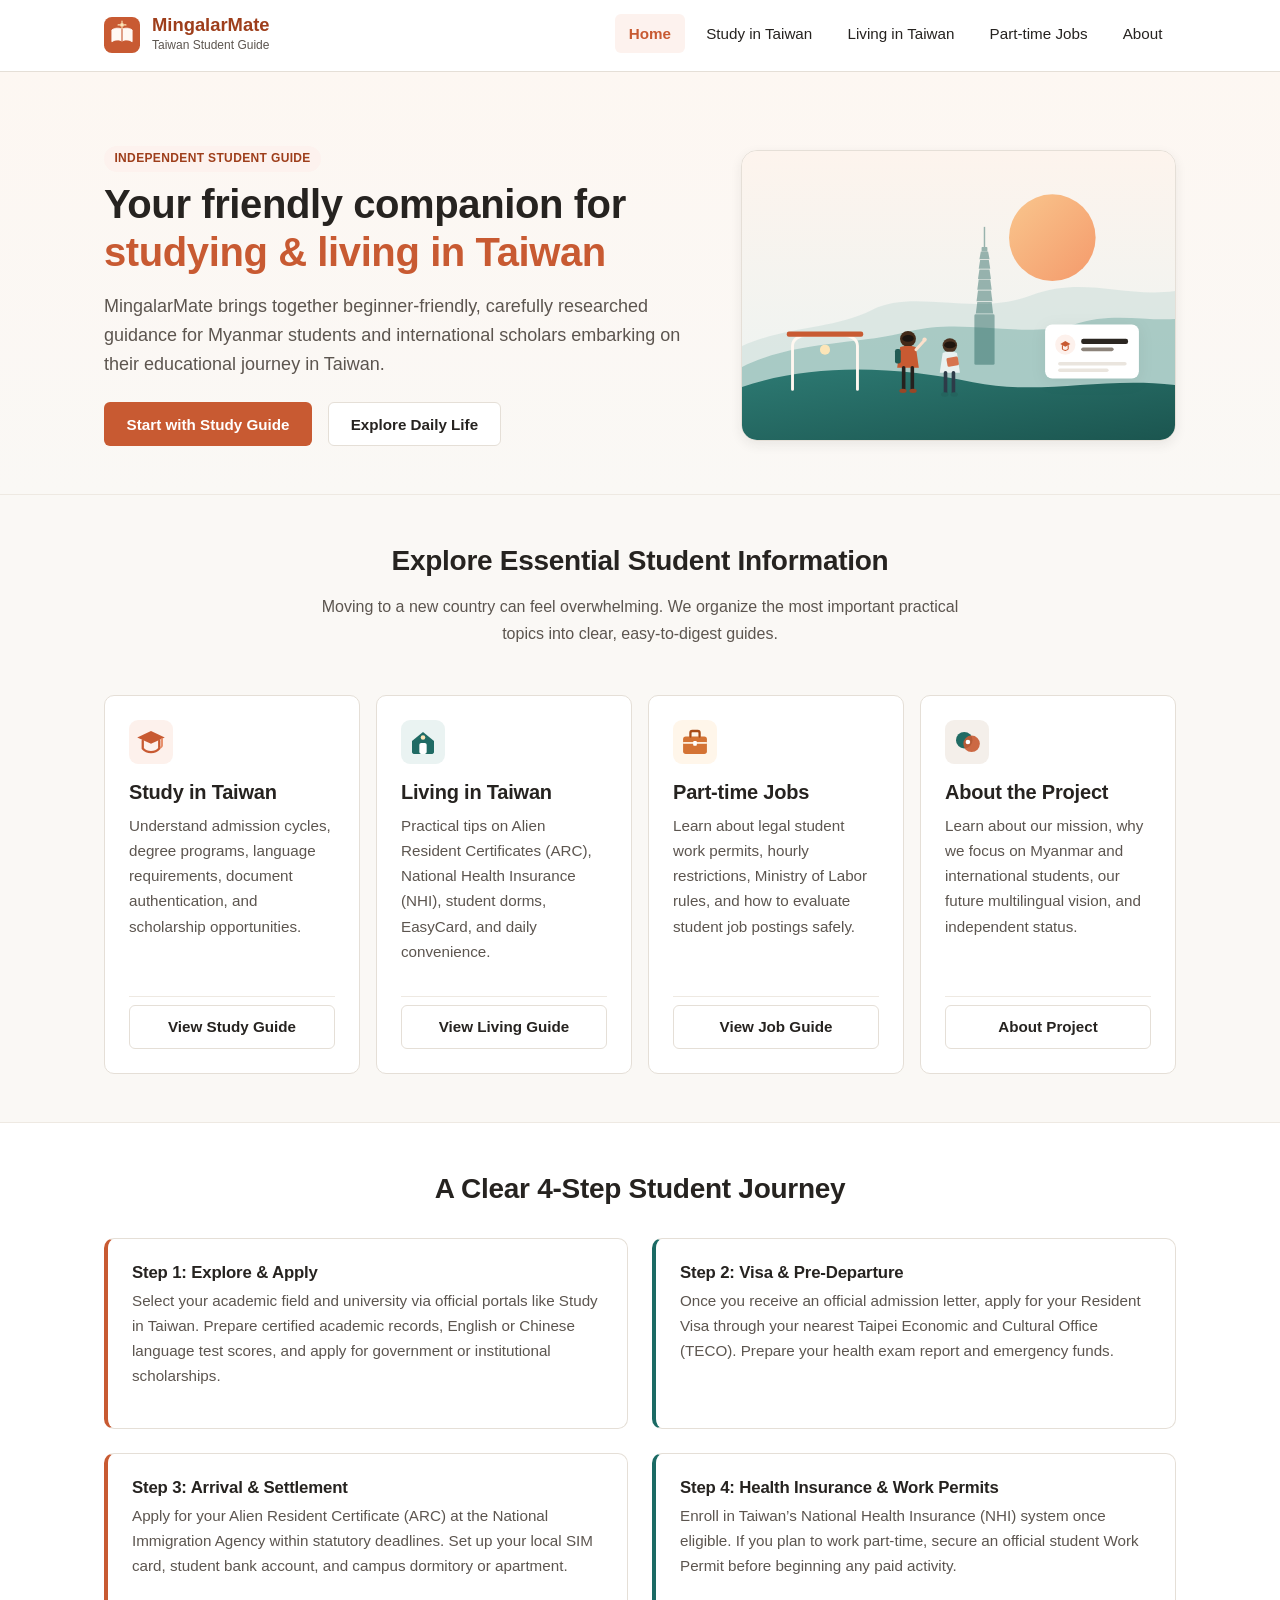
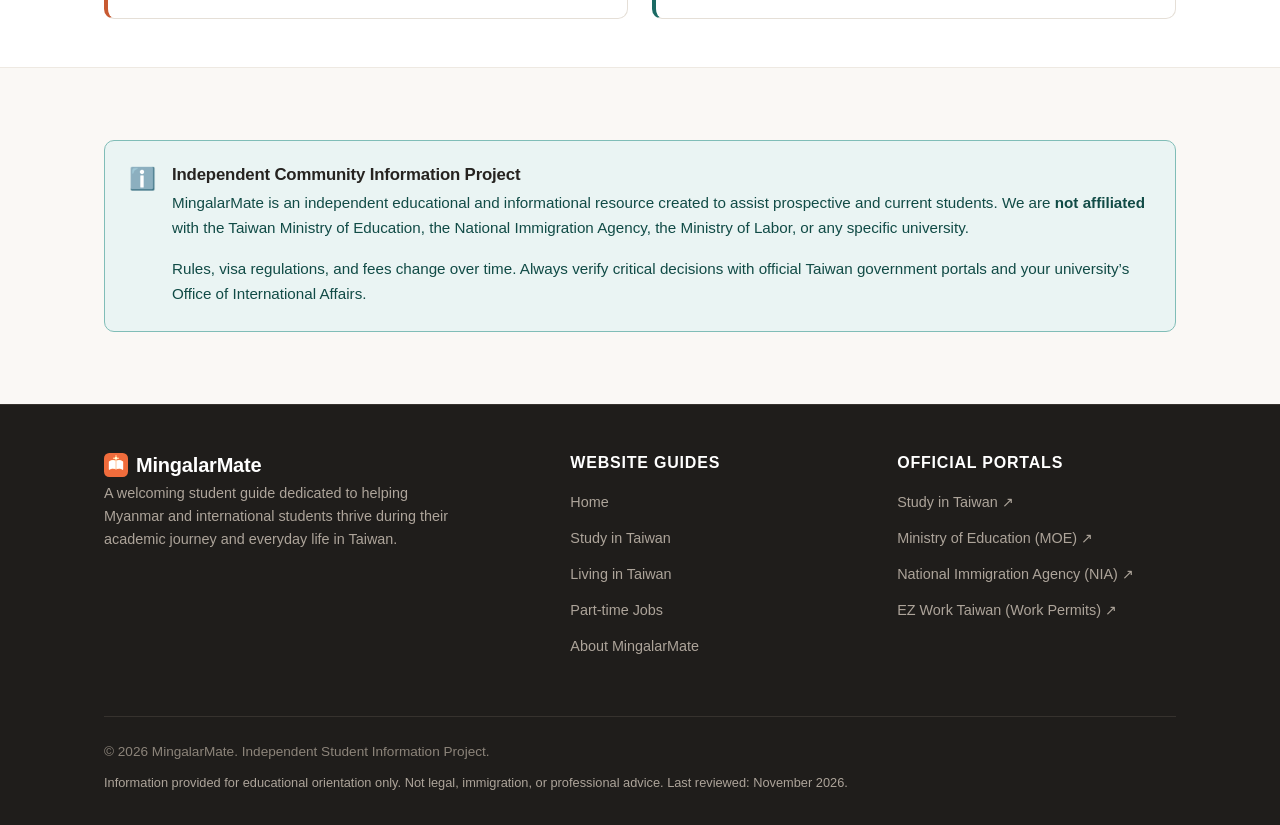
<file: index.html>
<!DOCTYPE html>
<html lang="en">
<head>
  <meta charset="UTF-8">
  <meta name="viewport" content="width=device-width, initial-scale=1.0">
  <meta name="description" content="MingalarMate is a welcoming, beginner-friendly starter guide for Myanmar and international students preparing to study and live in Taiwan.">
  <title>MingalarMate — Welcoming Guide for Students in Taiwan</title>
  <link rel="stylesheet" href="assets/css/style.css">
  <link rel="icon" type="image/svg+xml" href="assets/images/logo.svg">
</head>
<body>
  <!-- Accessible skip link for keyboard users -->
  <a href="#main-content" class="skip-link">Skip to main content</a>

  <!-- Shared Site Header -->
  <header class="site-header">
    <div class="container header-container">
      <a href="index.html" class="site-brand" aria-label="MingalarMate Home">
        <img src="assets/images/logo.svg" alt="" class="brand-icon" width="36" height="36">
        <span class="brand-text">
          <span class="brand-title">MingalarMate</span>
          <span class="brand-subtitle">Taiwan Student Guide</span>
        </span>
      </a>

      <!-- Mobile Navigation Hamburger Button -->
      <button class="nav-toggle" type="button" aria-expanded="false" aria-controls="primary-navigation" aria-label="Toggle navigation menu">
        <span class="nav-toggle-icon"></span>
      </button>

      <!-- Primary Navigation -->
      <nav id="primary-navigation" class="site-nav" aria-label="Main menu">
        <ul class="nav-list">
          <li><a href="index.html" class="nav-link active" aria-current="page">Home</a></li>
          <li><a href="pages/study-in-taiwan.html" class="nav-link">Study in Taiwan</a></li>
          <li><a href="pages/living-in-taiwan.html" class="nav-link">Living in Taiwan</a></li>
          <li><a href="pages/part-time-jobs.html" class="nav-link">Part-time Jobs</a></li>
          <li><a href="pages/about.html" class="nav-link">About</a></li>
        </ul>
      </nav>
    </div>
  </header>

  <!-- Main Content Area -->
  <main id="main-content" class="main-content">
    
    <!-- Hero Section -->
    <section class="hero" aria-labelledby="hero-title">
      <div class="container hero-grid">
        <div class="hero-content">
          <div class="hero-badge-wrap">
            <span class="badge">Independent Student Guide</span>
          </div>
          <h1 id="hero-title" class="hero-title">Your friendly companion for <span class="highlight">studying & living in Taiwan</span></h1>
          <p class="hero-lead">
            MingalarMate brings together beginner-friendly, carefully researched guidance for Myanmar students and international scholars embarking on their educational journey in Taiwan.
          </p>
          <div class="hero-actions">
            <a href="pages/study-in-taiwan.html" class="btn btn-primary">Start with Study Guide</a>
            <a href="pages/living-in-taiwan.html" class="btn btn-secondary">Explore Daily Life</a>
          </div>
        </div>
        <div class="hero-media">
          <img src="assets/images/hero-illustration.svg" alt="Illustration representing international students studying in Taiwan with campus and city landmarks" width="560" height="370">
        </div>
      </div>
    </section>

    <!-- Core Topic Cards Section -->
    <section class="section" aria-labelledby="topics-title">
      <div class="container">
        <div style="text-align: center; max-width: 680px; margin: 0 auto var(--space-2xl) auto;">
          <h2 id="topics-title">Explore Essential Student Information</h2>
          <p style="color: var(--color-text-muted);">
            Moving to a new country can feel overwhelming. We organize the most important practical topics into clear, easy-to-digest guides.
          </p>
        </div>

        <div class="grid-4">
          <!-- Card 1: Study in Taiwan -->
          <article class="card">
            <img src="assets/images/study-icon.svg" alt="" class="card-icon" width="44" height="44">
            <h3 class="card-title">Study in Taiwan</h3>
            <p class="card-text">
              Understand admission cycles, degree programs, language requirements, document authentication, and scholarship opportunities.
            </p>
            <div class="card-footer">
              <a href="pages/study-in-taiwan.html" class="btn btn-secondary" style="width: 100%;">View Study Guide</a>
            </div>
          </article>

          <!-- Card 2: Living in Taiwan -->
          <article class="card">
            <img src="assets/images/living-icon.svg" alt="" class="card-icon" width="44" height="44">
            <h3 class="card-title">Living in Taiwan</h3>
            <p class="card-text">
              Practical tips on Alien Resident Certificates (ARC), National Health Insurance (NHI), student dorms, EasyCard, and daily convenience.
            </p>
            <div class="card-footer">
              <a href="pages/living-in-taiwan.html" class="btn btn-secondary" style="width: 100%;">View Living Guide</a>
            </div>
          </article>

          <!-- Card 3: Part-time Jobs -->
          <article class="card">
            <img src="assets/images/work-icon.svg" alt="" class="card-icon" width="44" height="44">
            <h3 class="card-title">Part-time Jobs</h3>
            <p class="card-text">
              Learn about legal student work permits, hourly restrictions, Ministry of Labor rules, and how to evaluate student job postings safely.
            </p>
            <div class="card-footer">
              <a href="pages/part-time-jobs.html" class="btn btn-secondary" style="width: 100%;">View Job Guide</a>
            </div>
          </article>

          <!-- Card 4: About MingalarMate -->
          <article class="card">
            <img src="assets/images/about-icon.svg" alt="" class="card-icon" width="44" height="44">
            <h3 class="card-title">About the Project</h3>
            <p class="card-text">
              Learn about our mission, why we focus on Myanmar and international students, our future multilingual vision, and independent status.
            </p>
            <div class="card-footer">
              <a href="pages/about.html" class="btn btn-secondary" style="width: 100%;">About Project</a>
            </div>
          </article>
        </div>
      </div>
    </section>

    <!-- Student Journey Roadmap Section -->
    <section class="section section-subtle" aria-labelledby="roadmap-title">
      <div class="container">
        <h2 id="roadmap-title" style="text-align: center; margin-bottom: var(--space-xl);">A Clear 4-Step Student Journey</h2>
        
        <div class="grid-2">
          <div class="card" style="border-left: 4px solid var(--color-primary);">
            <h4>Step 1: Explore & Apply</h4>
            <p class="card-text">
              Select your academic field and university via official portals like Study in Taiwan. Prepare certified academic records, English or Chinese language test scores, and apply for government or institutional scholarships.
            </p>
          </div>

          <div class="card" style="border-left: 4px solid var(--color-accent);">
            <h4>Step 2: Visa & Pre-Departure</h4>
            <p class="card-text">
              Once you receive an official admission letter, apply for your Resident Visa through your nearest Taipei Economic and Cultural Office (TECO). Prepare your health exam report and emergency funds.
            </p>
          </div>

          <div class="card" style="border-left: 4px solid var(--color-primary);">
            <h4>Step 3: Arrival & Settlement</h4>
            <p class="card-text">
              Apply for your Alien Resident Certificate (ARC) at the National Immigration Agency within statutory deadlines. Set up your local SIM card, student bank account, and campus dormitory or apartment.
            </p>
          </div>

          <div class="card" style="border-left: 4px solid var(--color-accent);">
            <h4>Step 4: Health Insurance & Work Permits</h4>
            <p class="card-text">
              Enroll in Taiwan’s National Health Insurance (NHI) system once eligible. If you plan to work part-time, secure an official student Work Permit before beginning any paid activity.
            </p>
          </div>
        </div>
      </div>
    </section>

    <!-- Independent Project Disclaimer Callout -->
    <section class="section">
      <div class="container">
        <aside class="callout callout-info" aria-label="Project Status Notice">
          <div class="callout-icon" aria-hidden="true">ℹ️</div>
          <div class="callout-content">
            <h3 class="callout-title">Independent Community Information Project</h3>
            <p>
              MingalarMate is an independent educational and informational resource created to assist prospective and current students. We are <strong>not affiliated</strong> with the Taiwan Ministry of Education, the National Immigration Agency, the Ministry of Labor, or any specific university.
            </p>
            <p>
              Rules, visa regulations, and fees change over time. Always verify critical decisions with official Taiwan government portals and your university’s Office of International Affairs.
            </p>
          </div>
        </aside>
      </div>
    </section>

  </main>

  <!-- Shared Site Footer -->
  <footer class="site-footer">
    <div class="container">
      <div class="footer-grid">
        <div class="footer-brand">
          <h3>
            <img src="assets/images/logo.svg" alt="" width="24" height="24" style="filter: brightness(1.2);">
            MingalarMate
          </h3>
          <p class="footer-desc">
            A welcoming student guide dedicated to helping Myanmar and international students thrive during their academic journey and everyday life in Taiwan.
          </p>
        </div>

        <div>
          <h4 class="footer-heading">Website Guides</h4>
          <ul class="footer-links">
            <li><a href="index.html">Home</a></li>
            <li><a href="pages/study-in-taiwan.html">Study in Taiwan</a></li>
            <li><a href="pages/living-in-taiwan.html">Living in Taiwan</a></li>
            <li><a href="pages/part-time-jobs.html">Part-time Jobs</a></li>
            <li><a href="pages/about.html">About MingalarMate</a></li>
          </ul>
        </div>

        <div>
          <h4 class="footer-heading">Official Portals</h4>
          <ul class="footer-links">
            <li><a href="https://www.studyintaiwan.org" target="_blank" rel="noopener noreferrer">Study in Taiwan ↗</a></li>
            <li><a href="https://english.moe.gov.tw" target="_blank" rel="noopener noreferrer">Ministry of Education (MOE) ↗</a></li>
            <li><a href="https://www.immigration.gov.tw" target="_blank" rel="noopener noreferrer">National Immigration Agency (NIA) ↗</a></li>
            <li><a href="https://ezwp.wda.gov.tw" target="_blank" rel="noopener noreferrer">EZ Work Taiwan (Work Permits) ↗</a></li>
          </ul>
        </div>
      </div>

      <div class="footer-bottom">
        <div>
          &copy; <span id="current-year">2026</span> MingalarMate. Independent Student Information Project.
        </div>
        <div class="footer-disclaimer">
          Information provided for educational orientation only. Not legal, immigration, or professional advice. Last reviewed: November 2026.
        </div>
      </div>
    </div>
  </footer>

  <!-- Shared JavaScript -->
  <script src="assets/js/main.js"></script>
</body>
</html>
</file>
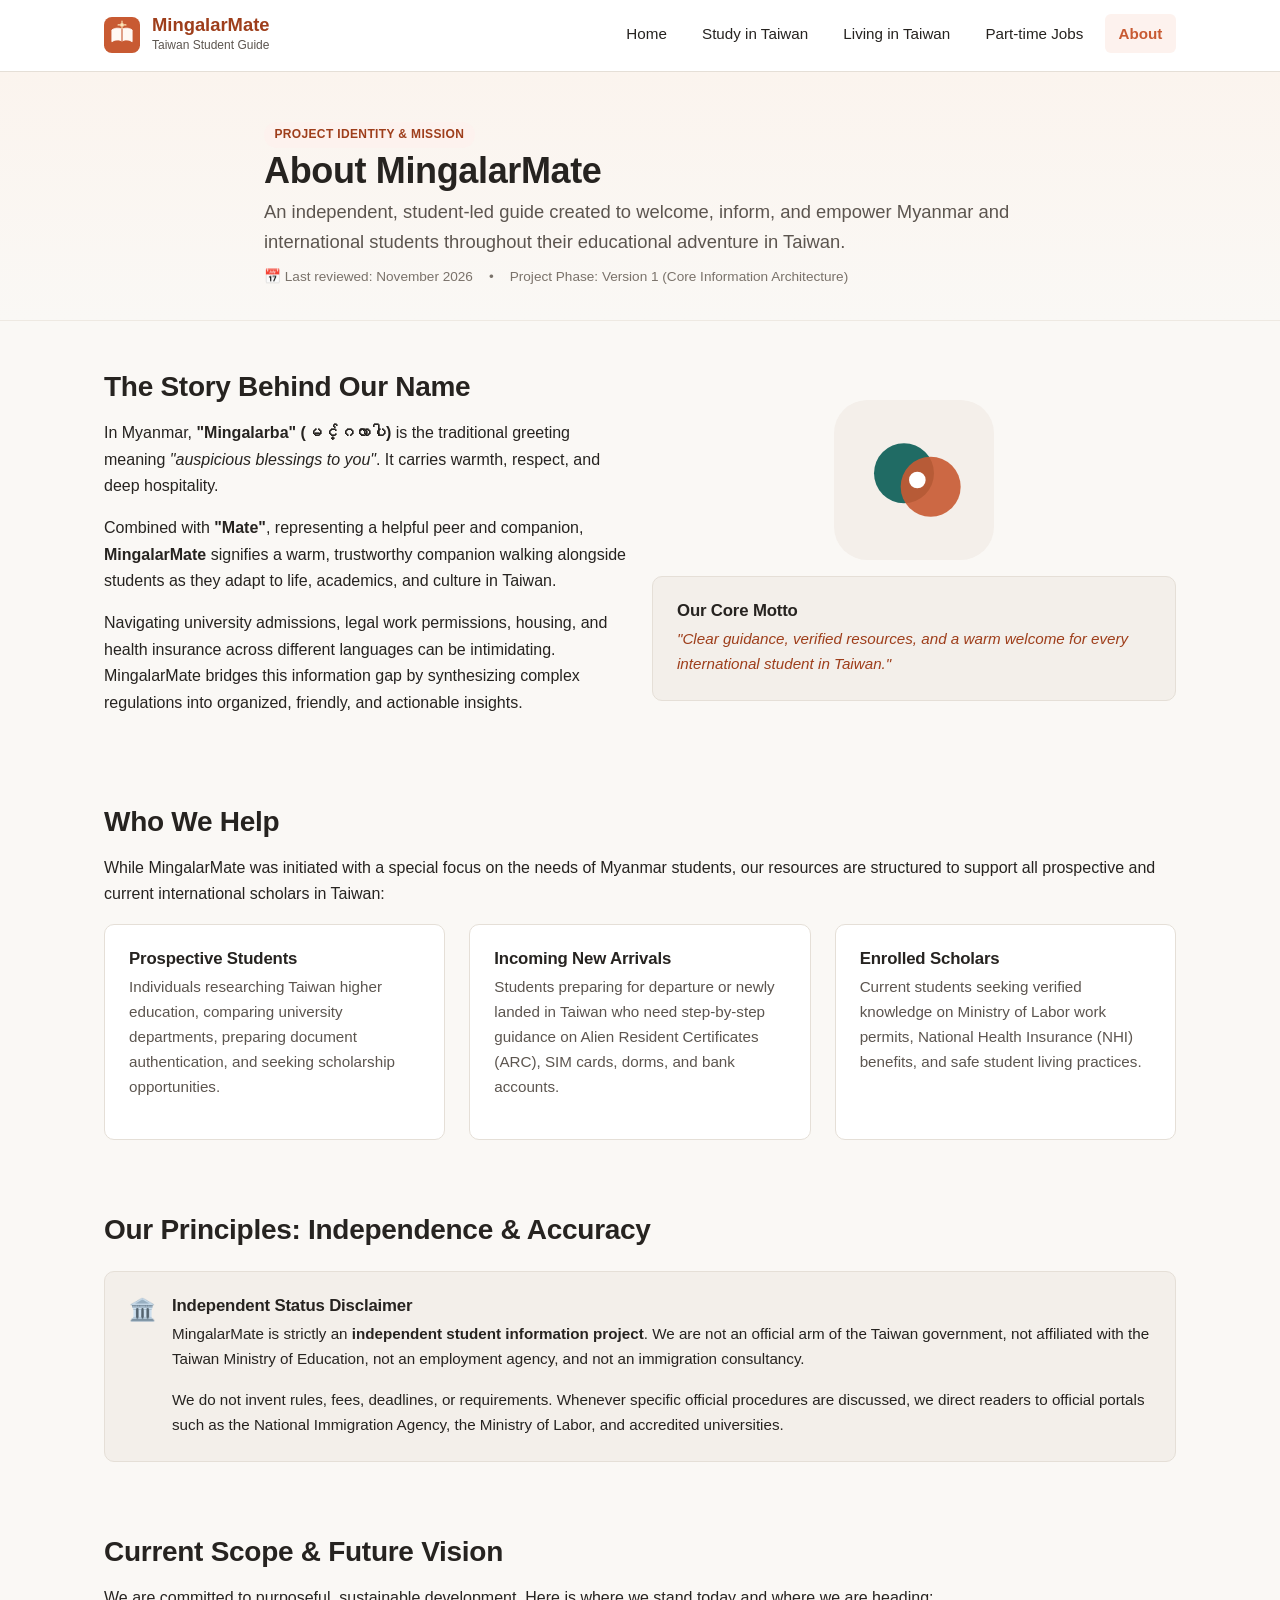
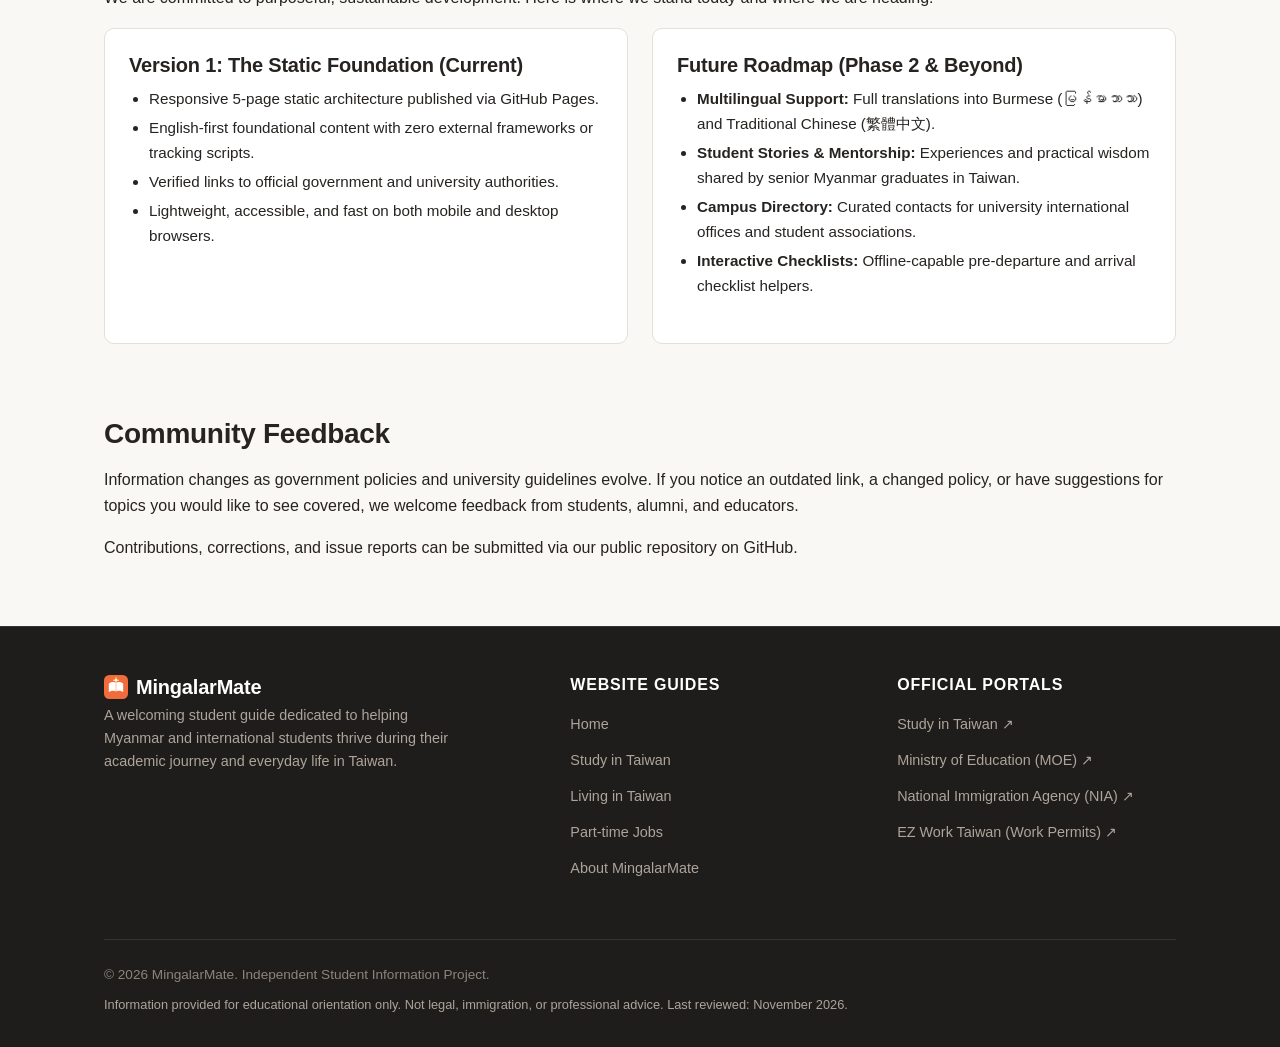
<file: pages/about.html>
<!DOCTYPE html>
<html lang="en">
<head>
  <meta charset="UTF-8">
  <meta name="viewport" content="width=device-width, initial-scale=1.0">
  <meta name="description" content="About MingalarMate: our mission, origin, community focus for Myanmar and international students, independent status, and future vision.">
  <title>About Us — MingalarMate</title>
  <link rel="stylesheet" href="../assets/css/style.css">
  <link rel="icon" type="image/svg+xml" href="../assets/images/logo.svg">
</head>
<body>
  <!-- Accessible skip link -->
  <a href="#main-content" class="skip-link">Skip to main content</a>

  <!-- Shared Site Header -->
  <header class="site-header">
    <div class="container header-container">
      <a href="../index.html" class="site-brand" aria-label="MingalarMate Home">
        <img src="../assets/images/logo.svg" alt="" class="brand-icon" width="36" height="36">
        <span class="brand-text">
          <span class="brand-title">MingalarMate</span>
          <span class="brand-subtitle">Taiwan Student Guide</span>
        </span>
      </a>

      <!-- Mobile Navigation Hamburger Button -->
      <button class="nav-toggle" type="button" aria-expanded="false" aria-controls="primary-navigation" aria-label="Toggle navigation menu">
        <span class="nav-toggle-icon"></span>
      </button>

      <!-- Primary Navigation -->
      <nav id="primary-navigation" class="site-nav" aria-label="Main menu">
        <ul class="nav-list">
          <li><a href="../index.html" class="nav-link">Home</a></li>
          <li><a href="study-in-taiwan.html" class="nav-link">Study in Taiwan</a></li>
          <li><a href="living-in-taiwan.html" class="nav-link">Living in Taiwan</a></li>
          <li><a href="part-time-jobs.html" class="nav-link">Part-time Jobs</a></li>
          <li><a href="about.html" class="nav-link active" aria-current="page">About</a></li>
        </ul>
      </nav>
    </div>
  </header>

  <!-- Main Content Area -->
  <main id="main-content" class="main-content">
    
    <!-- Page Header Banner -->
    <header class="page-banner">
      <div class="container page-banner-content">
        <span class="badge">Project Identity & Mission</span>
        <h1 class="page-title">About MingalarMate</h1>
        <p class="page-lead">
          An independent, student-led guide created to welcome, inform, and empower Myanmar and international students throughout their educational adventure in Taiwan.
        </p>
        <div class="page-meta">
          <span>📅 Last reviewed: November 2026</span>
          <span>•</span>
          <span>Project Phase: Version 1 (Core Information Architecture)</span>
        </div>
      </div>
    </header>

    <!-- Main Content Container -->
    <div class="container section">

      <!-- Section 1: The Story Behind the Name -->
      <section>
        <div class="grid-2" style="align-items: center;">
          <div>
            <h2>The Story Behind Our Name</h2>
            <p>
              In Myanmar, <strong>"Mingalarba" (မင်္ဂလာပါ)</strong> is the traditional greeting meaning <em>"auspicious blessings to you"</em>. It carries warmth, respect, and deep hospitality.
            </p>
            <p>
              Combined with <strong>"Mate"</strong>, representing a helpful peer and companion, <strong>MingalarMate</strong> signifies a warm, trustworthy companion walking alongside students as they adapt to life, academics, and culture in Taiwan.
            </p>
            <p>
              Navigating university admissions, legal work permissions, housing, and health insurance across different languages can be intimidating. MingalarMate bridges this information gap by synthesizing complex regulations into organized, friendly, and actionable insights.
            </p>
          </div>
          <div style="text-align: center;">
            <img src="../assets/images/about-icon.svg" alt="Illustration symbolizing community and friendly connection" width="160" height="160" style="margin-bottom: var(--space-md);">
            <div class="card" style="text-align: left; background-color: var(--color-surface-subtle);">
              <h4 style="margin-bottom: 0.25rem;">Our Core Motto</h4>
              <p style="margin: 0; font-size: 0.95rem; font-style: italic; color: var(--color-primary-dark);">
                "Clear guidance, verified resources, and a warm welcome for every international student in Taiwan."
              </p>
            </div>
          </div>
        </div>
      </section>

      <!-- Section 2: Audience & Purpose -->
      <section style="margin-top: var(--space-3xl);">
        <h2>Who We Help</h2>
        <p>
          While MingalarMate was initiated with a special focus on the needs of Myanmar students, our resources are structured to support all prospective and current international scholars in Taiwan:
        </p>

        <div class="grid-3">
          <div class="card">
            <h4>Prospective Students</h4>
            <p class="card-text">
              Individuals researching Taiwan higher education, comparing university departments, preparing document authentication, and seeking scholarship opportunities.
            </p>
          </div>

          <div class="card">
            <h4>Incoming New Arrivals</h4>
            <p class="card-text">
              Students preparing for departure or newly landed in Taiwan who need step-by-step guidance on Alien Resident Certificates (ARC), SIM cards, dorms, and bank accounts.
            </p>
          </div>

          <div class="card">
            <h4>Enrolled Scholars</h4>
            <p class="card-text">
              Current students seeking verified knowledge on Ministry of Labor work permits, National Health Insurance (NHI) benefits, and safe student living practices.
            </p>
          </div>
        </div>
      </section>

      <!-- Section 3: Independence & Responsible Information -->
      <section style="margin-top: var(--space-3xl);">
        <h2>Our Principles: Independence & Accuracy</h2>
        
        <aside class="callout callout-neutral" aria-label="Statement of Independence">
          <div class="callout-icon" aria-hidden="true">🏛️</div>
          <div class="callout-content">
            <h3 class="callout-title">Independent Status Disclaimer</h3>
            <p>
              MingalarMate is strictly an <strong>independent student information project</strong>. We are not an official arm of the Taiwan government, not affiliated with the Taiwan Ministry of Education, not an employment agency, and not an immigration consultancy.
            </p>
            <p>
              We do not invent rules, fees, deadlines, or requirements. Whenever specific official procedures are discussed, we direct readers to official portals such as the National Immigration Agency, the Ministry of Labor, and accredited universities.
            </p>
          </div>
        </aside>
      </section>

      <!-- Section 4: Version 1 Scope & Future Vision -->
      <section style="margin-top: var(--space-3xl);">
        <h2>Current Scope & Future Vision</h2>
        <p>
          We are committed to purposeful, sustainable development. Here is where we stand today and where we are heading:
        </p>

        <div class="grid-2">
          <div class="card">
            <h3>Version 1: The Static Foundation (Current)</h3>
            <ul style="font-size: 0.95rem; padding-left: 1.25rem;">
              <li>Responsive 5-page static architecture published via GitHub Pages.</li>
              <li>English-first foundational content with zero external frameworks or tracking scripts.</li>
              <li>Verified links to official government and university authorities.</li>
              <li>Lightweight, accessible, and fast on both mobile and desktop browsers.</li>
            </ul>
          </div>

          <div class="card">
            <h3>Future Roadmap (Phase 2 & Beyond)</h3>
            <ul style="font-size: 0.95rem; padding-left: 1.25rem;">
              <li><strong>Multilingual Support:</strong> Full translations into Burmese (မြန်မာဘာသာ) and Traditional Chinese (繁體中文).</li>
              <li><strong>Student Stories & Mentorship:</strong> Experiences and practical wisdom shared by senior Myanmar graduates in Taiwan.</li>
              <li><strong>Campus Directory:</strong> Curated contacts for university international offices and student associations.</li>
              <li><strong>Interactive Checklists:</strong> Offline-capable pre-departure and arrival checklist helpers.</li>
            </ul>
          </div>
        </div>
      </section>

      <!-- Section 5: Community Feedback & Contact -->
      <section style="margin-top: var(--space-3xl);">
        <h2>Community Feedback</h2>
        <p>
          Information changes as government policies and university guidelines evolve. If you notice an outdated link, a changed policy, or have suggestions for topics you would like to see covered, we welcome feedback from students, alumni, and educators.
        </p>
        <p>
          Contributions, corrections, and issue reports can be submitted via our public repository on GitHub.
        </p>
      </section>

    </div>
  </main>

  <!-- Shared Site Footer -->
  <footer class="site-footer">
    <div class="container">
      <div class="footer-grid">
        <div class="footer-brand">
          <h3>
            <img src="../assets/images/logo.svg" alt="" width="24" height="24" style="filter: brightness(1.2);">
            MingalarMate
          </h3>
          <p class="footer-desc">
            A welcoming student guide dedicated to helping Myanmar and international students thrive during their academic journey and everyday life in Taiwan.
          </p>
        </div>

        <div>
          <h4 class="footer-heading">Website Guides</h4>
          <ul class="footer-links">
            <li><a href="../index.html">Home</a></li>
            <li><a href="study-in-taiwan.html">Study in Taiwan</a></li>
            <li><a href="living-in-taiwan.html">Living in Taiwan</a></li>
            <li><a href="part-time-jobs.html">Part-time Jobs</a></li>
            <li><a href="about.html">About MingalarMate</a></li>
          </ul>
        </div>

        <div>
          <h4 class="footer-heading">Official Portals</h4>
          <ul class="footer-links">
            <li><a href="https://www.studyintaiwan.org" target="_blank" rel="noopener noreferrer">Study in Taiwan ↗</a></li>
            <li><a href="https://english.moe.gov.tw" target="_blank" rel="noopener noreferrer">Ministry of Education (MOE) ↗</a></li>
            <li><a href="https://www.immigration.gov.tw" target="_blank" rel="noopener noreferrer">National Immigration Agency (NIA) ↗</a></li>
            <li><a href="https://ezwp.wda.gov.tw" target="_blank" rel="noopener noreferrer">EZ Work Taiwan (Work Permits) ↗</a></li>
          </ul>
        </div>
      </div>

      <div class="footer-bottom">
        <div>
          &copy; <span id="current-year">2026</span> MingalarMate. Independent Student Information Project.
        </div>
        <div class="footer-disclaimer">
          Information provided for educational orientation only. Not legal, immigration, or professional advice. Last reviewed: November 2026.
        </div>
      </div>
    </div>
  </footer>

  <!-- Shared JavaScript -->
  <script src="../assets/js/main.js"></script>
</body>
</html>
</file>
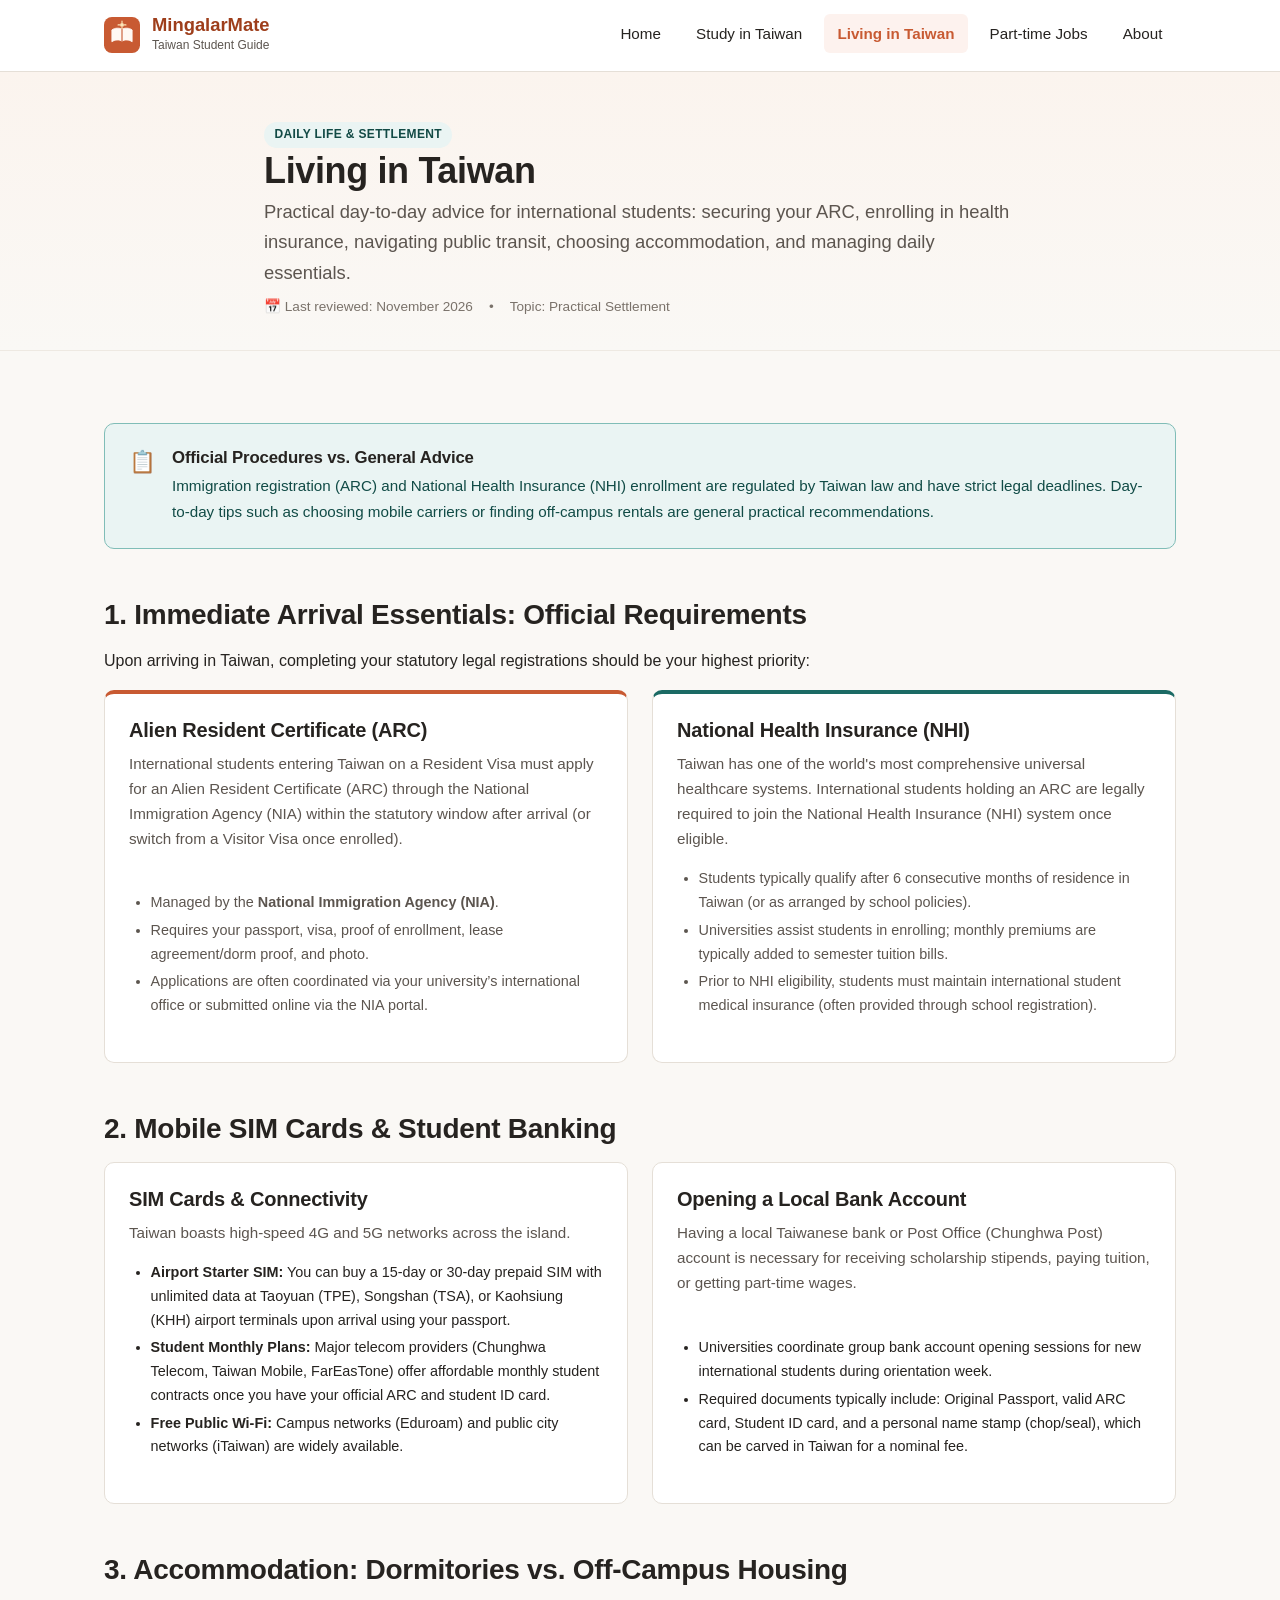
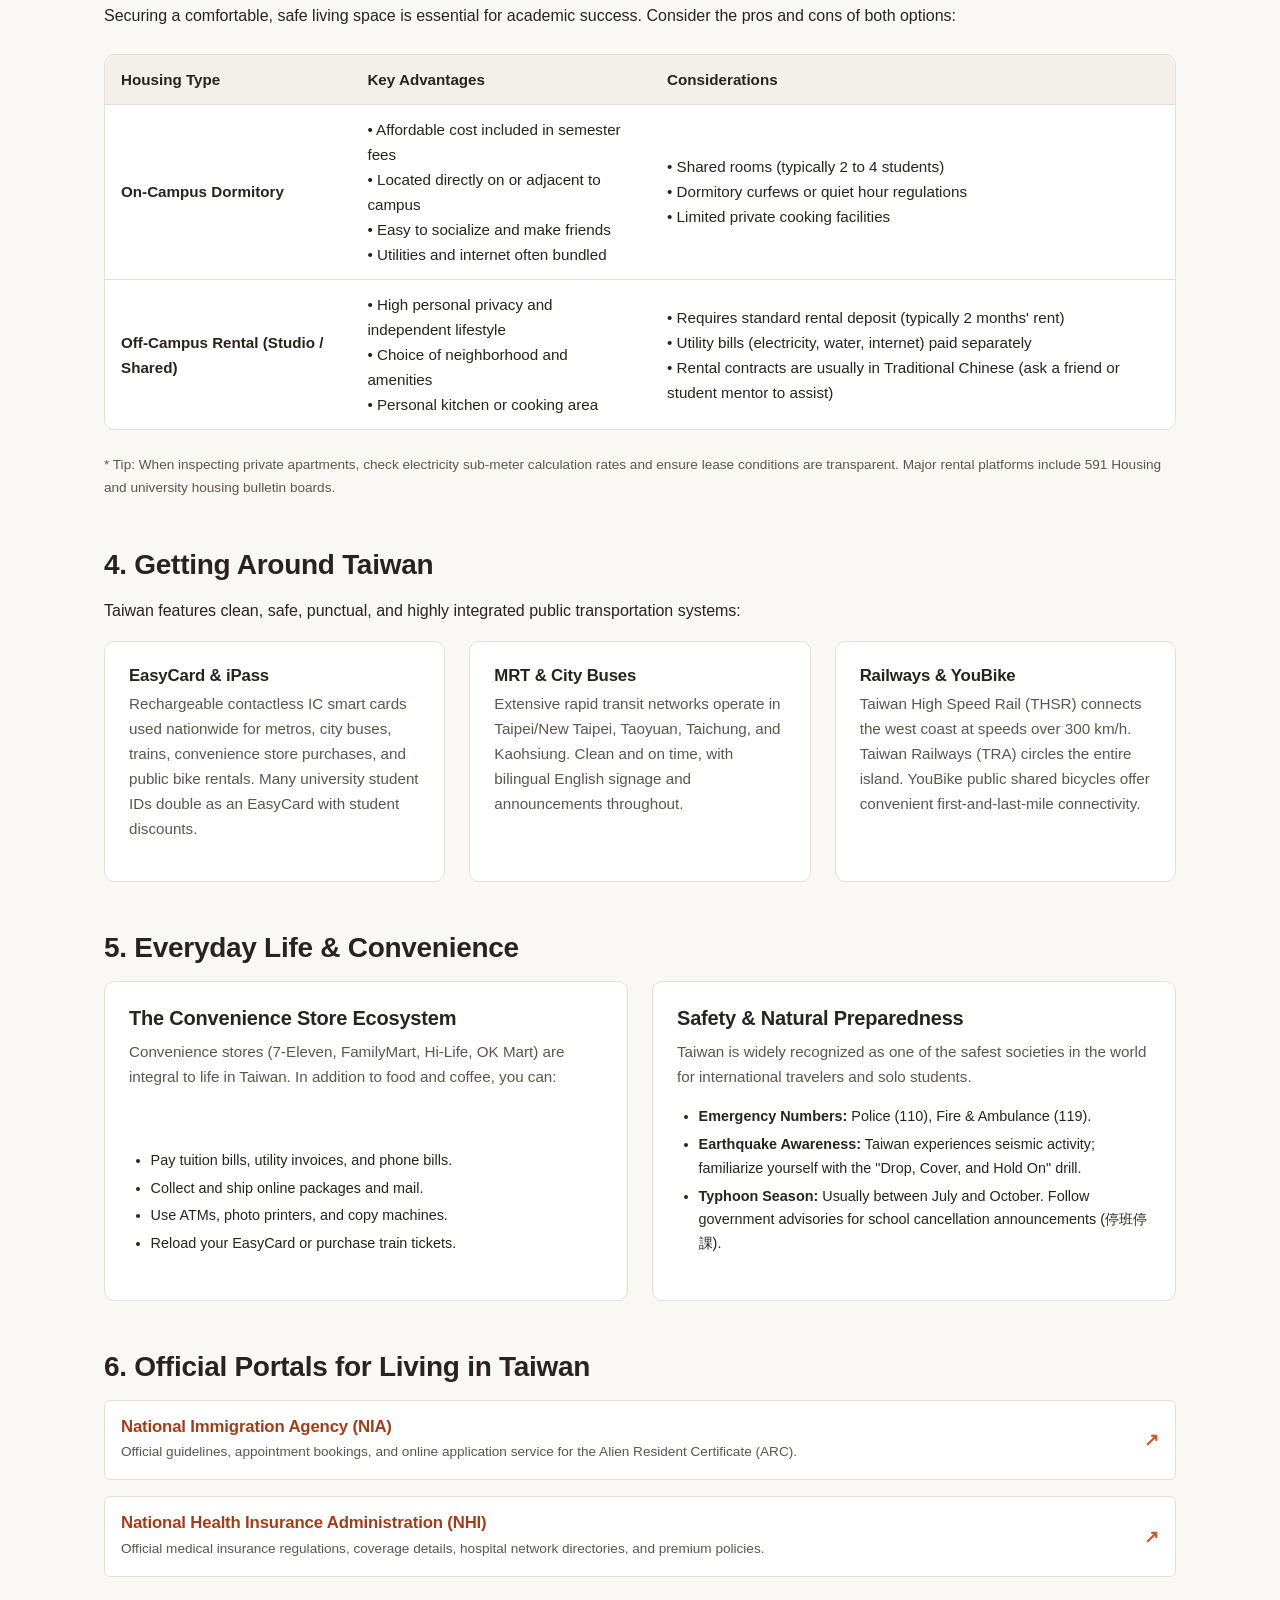
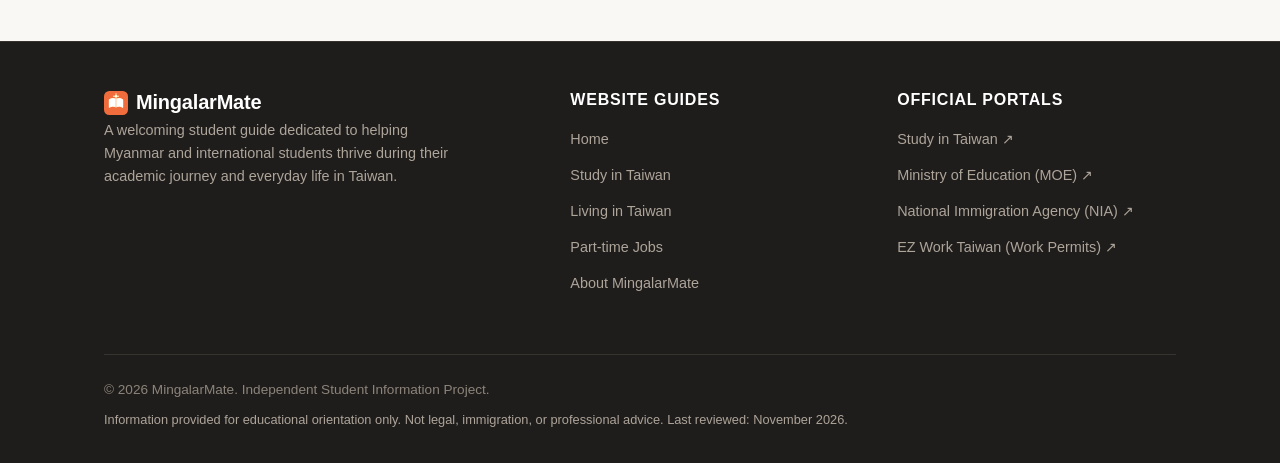
<file: pages/living-in-taiwan.html>
<!DOCTYPE html>
<html lang="en">
<head>
  <meta charset="UTF-8">
  <meta name="viewport" content="width=device-width, initial-scale=1.0">
  <meta name="description" content="Practical guide for student life in Taiwan: housing, Alien Resident Certificate (ARC), National Health Insurance (NHI), SIM cards, public transport, and daily living tips.">
  <title>Living in Taiwan — MingalarMate</title>
  <link rel="stylesheet" href="../assets/css/style.css">
  <link rel="icon" type="image/svg+xml" href="../assets/images/logo.svg">
</head>
<body>
  <!-- Accessible skip link -->
  <a href="#main-content" class="skip-link">Skip to main content</a>

  <!-- Shared Site Header -->
  <header class="site-header">
    <div class="container header-container">
      <a href="../index.html" class="site-brand" aria-label="MingalarMate Home">
        <img src="../assets/images/logo.svg" alt="" class="brand-icon" width="36" height="36">
        <span class="brand-text">
          <span class="brand-title">MingalarMate</span>
          <span class="brand-subtitle">Taiwan Student Guide</span>
        </span>
      </a>

      <!-- Mobile Navigation Hamburger Button -->
      <button class="nav-toggle" type="button" aria-expanded="false" aria-controls="primary-navigation" aria-label="Toggle navigation menu">
        <span class="nav-toggle-icon"></span>
      </button>

      <!-- Primary Navigation -->
      <nav id="primary-navigation" class="site-nav" aria-label="Main menu">
        <ul class="nav-list">
          <li><a href="../index.html" class="nav-link">Home</a></li>
          <li><a href="study-in-taiwan.html" class="nav-link">Study in Taiwan</a></li>
          <li><a href="living-in-taiwan.html" class="nav-link active" aria-current="page">Living in Taiwan</a></li>
          <li><a href="part-time-jobs.html" class="nav-link">Part-time Jobs</a></li>
          <li><a href="about.html" class="nav-link">About</a></li>
        </ul>
      </nav>
    </div>
  </header>

  <!-- Main Content Area -->
  <main id="main-content" class="main-content">
    
    <!-- Page Header Banner -->
    <header class="page-banner">
      <div class="container page-banner-content">
        <span class="badge badge-accent">Daily Life & Settlement</span>
        <h1 class="page-title">Living in Taiwan</h1>
        <p class="page-lead">
          Practical day-to-day advice for international students: securing your ARC, enrolling in health insurance, navigating public transit, choosing accommodation, and managing daily essentials.
        </p>
        <div class="page-meta">
          <span>📅 Last reviewed: November 2026</span>
          <span>•</span>
          <span>Topic: Practical Settlement</span>
        </div>
      </div>
    </header>

    <!-- Main Content Container -->
    <div class="container section">

      <!-- Advisory Box -->
      <aside class="callout callout-info" aria-label="Official Regulation Notice">
        <div class="callout-icon" aria-hidden="true">📋</div>
        <div class="callout-content">
          <h3 class="callout-title">Official Procedures vs. General Advice</h3>
          <p>
            Immigration registration (ARC) and National Health Insurance (NHI) enrollment are regulated by Taiwan law and have strict legal deadlines. Day-to-day tips such as choosing mobile carriers or finding off-campus rentals are general practical recommendations.
          </p>
        </div>
      </aside>

      <!-- Section 1: Immediate Arrival Essentials (Official Requirements) -->
      <section style="margin-top: var(--space-2xl);">
        <h2>1. Immediate Arrival Essentials: Official Requirements</h2>
        <p>
          Upon arriving in Taiwan, completing your statutory legal registrations should be your highest priority:
        </p>

        <div class="grid-2">
          <div class="card" style="border-top: 4px solid var(--color-primary);">
            <h3>Alien Resident Certificate (ARC)</h3>
            <p class="card-text">
              International students entering Taiwan on a Resident Visa must apply for an Alien Resident Certificate (ARC) through the National Immigration Agency (NIA) within the statutory window after arrival (or switch from a Visitor Visa once enrolled).
            </p>
            <ul style="font-size: 0.9rem; color: var(--color-text-muted);">
              <li>Managed by the <strong>National Immigration Agency (NIA)</strong>.</li>
              <li>Requires your passport, visa, proof of enrollment, lease agreement/dorm proof, and photo.</li>
              <li>Applications are often coordinated via your university’s international office or submitted online via the NIA portal.</li>
            </ul>
          </div>

          <div class="card" style="border-top: 4px solid var(--color-accent);">
            <h3>National Health Insurance (NHI)</h3>
            <p class="card-text">
              Taiwan has one of the world's most comprehensive universal healthcare systems. International students holding an ARC are legally required to join the National Health Insurance (NHI) system once eligible.
            </p>
            <ul style="font-size: 0.9rem; color: var(--color-text-muted);">
              <li>Students typically qualify after 6 consecutive months of residence in Taiwan (or as arranged by school policies).</li>
              <li>Universities assist students in enrolling; monthly premiums are typically added to semester tuition bills.</li>
              <li>Prior to NHI eligibility, students must maintain international student medical insurance (often provided through school registration).</li>
            </ul>
          </div>
        </div>
      </section>

      <!-- Section 2: Mobile Connectivity & Banking -->
      <section style="margin-top: var(--space-2xl);">
        <h2>2. Mobile SIM Cards & Student Banking</h2>
        
        <div class="grid-2">
          <div class="card">
            <h3>SIM Cards & Connectivity</h3>
            <p class="card-text">
              Taiwan boasts high-speed 4G and 5G networks across the island.
            </p>
            <ul style="font-size: 0.9rem;">
              <li><strong>Airport Starter SIM:</strong> You can buy a 15-day or 30-day prepaid SIM with unlimited data at Taoyuan (TPE), Songshan (TSA), or Kaohsiung (KHH) airport terminals upon arrival using your passport.</li>
              <li><strong>Student Monthly Plans:</strong> Major telecom providers (Chunghwa Telecom, Taiwan Mobile, FarEasTone) offer affordable monthly student contracts once you have your official ARC and student ID card.</li>
              <li><strong>Free Public Wi-Fi:</strong> Campus networks (Eduroam) and public city networks (iTaiwan) are widely available.</li>
            </ul>
          </div>

          <div class="card">
            <h3>Opening a Local Bank Account</h3>
            <p class="card-text">
              Having a local Taiwanese bank or Post Office (Chunghwa Post) account is necessary for receiving scholarship stipends, paying tuition, or getting part-time wages.
            </p>
            <ul style="font-size: 0.9rem;">
              <li>Universities coordinate group bank account opening sessions for new international students during orientation week.</li>
              <li>Required documents typically include: Original Passport, valid ARC card, Student ID card, and a personal name stamp (chop/seal), which can be carved in Taiwan for a nominal fee.</li>
            </ul>
          </div>
        </div>
      </section>

      <!-- Section 3: Housing & Accommodation -->
      <section style="margin-top: var(--space-2xl);">
        <h2>3. Accommodation: Dormitories vs. Off-Campus Housing</h2>
        <p>
          Securing a comfortable, safe living space is essential for academic success. Consider the pros and cons of both options:
        </p>

        <div class="table-responsive">
          <table class="data-table" aria-label="Comparison between on-campus and off-campus housing in Taiwan">
            <thead>
              <tr>
                <th>Housing Type</th>
                <th>Key Advantages</th>
                <th>Considerations</th>
              </tr>
            </thead>
            <tbody>
              <tr>
                <td><strong>On-Campus Dormitory</strong></td>
                <td>
                  • Affordable cost included in semester fees<br>
                  • Located directly on or adjacent to campus<br>
                  • Easy to socialize and make friends<br>
                  • Utilities and internet often bundled
                </td>
                <td>
                  • Shared rooms (typically 2 to 4 students)<br>
                  • Dormitory curfews or quiet hour regulations<br>
                  • Limited private cooking facilities
                </td>
              </tr>
              <tr>
                <td><strong>Off-Campus Rental (Studio / Shared)</strong></td>
                <td>
                  • High personal privacy and independent lifestyle<br>
                  • Choice of neighborhood and amenities<br>
                  • Personal kitchen or cooking area
                </td>
                <td>
                  • Requires standard rental deposit (typically 2 months' rent)<br>
                  • Utility bills (electricity, water, internet) paid separately<br>
                  • Rental contracts are usually in Traditional Chinese (ask a friend or student mentor to assist)
                </td>
              </tr>
            </tbody>
          </table>
        </div>
        <p style="font-size: 0.85rem; color: var(--color-text-muted);">
          * Tip: When inspecting private apartments, check electricity sub-meter calculation rates and ensure lease conditions are transparent. Major rental platforms include 591 Housing and university housing bulletin boards.
        </p>
      </section>

      <!-- Section 4: Public Transportation -->
      <section style="margin-top: var(--space-2xl);">
        <h2>4. Getting Around Taiwan</h2>
        <p>
          Taiwan features clean, safe, punctual, and highly integrated public transportation systems:
        </p>

        <div class="grid-3">
          <div class="card">
            <h4>EasyCard & iPass</h4>
            <p class="card-text">
              Rechargeable contactless IC smart cards used nationwide for metros, city buses, trains, convenience store purchases, and public bike rentals. Many university student IDs double as an EasyCard with student discounts.
            </p>
          </div>

          <div class="card">
            <h4>MRT & City Buses</h4>
            <p class="card-text">
              Extensive rapid transit networks operate in Taipei/New Taipei, Taoyuan, Taichung, and Kaohsiung. Clean and on time, with bilingual English signage and announcements throughout.
            </p>
          </div>

          <div class="card">
            <h4>Railways & YouBike</h4>
            <p class="card-text">
              Taiwan High Speed Rail (THSR) connects the west coast at speeds over 300 km/h. Taiwan Railways (TRA) circles the entire island. YouBike public shared bicycles offer convenient first-and-last-mile connectivity.
            </p>
          </div>
        </div>
      </section>

      <!-- Section 5: Daily Convenience & Cultural Adaptation -->
      <section style="margin-top: var(--space-2xl);">
        <h2>5. Everyday Life & Convenience</h2>
        
        <div class="grid-2">
          <div class="card">
            <h3>The Convenience Store Ecosystem</h3>
            <p class="card-text">
              Convenience stores (7-Eleven, FamilyMart, Hi-Life, OK Mart) are integral to life in Taiwan. In addition to food and coffee, you can:
            </p>
            <ul style="font-size: 0.9rem;">
              <li>Pay tuition bills, utility invoices, and phone bills.</li>
              <li>Collect and ship online packages and mail.</li>
              <li>Use ATMs, photo printers, and copy machines.</li>
              <li>Reload your EasyCard or purchase train tickets.</li>
            </ul>
          </div>

          <div class="card">
            <h3>Safety & Natural Preparedness</h3>
            <p class="card-text">
              Taiwan is widely recognized as one of the safest societies in the world for international travelers and solo students.
            </p>
            <ul style="font-size: 0.9rem;">
              <li><strong>Emergency Numbers:</strong> Police (110), Fire & Ambulance (119).</li>
              <li><strong>Earthquake Awareness:</strong> Taiwan experiences seismic activity; familiarize yourself with the "Drop, Cover, and Hold On" drill.</li>
              <li><strong>Typhoon Season:</strong> Usually between July and October. Follow government advisories for school cancellation announcements (停班停課).</li>
            </ul>
          </div>
        </div>
      </section>

      <!-- Section 6: Official Government Resources -->
      <section style="margin-top: var(--space-2xl);">
        <h2>6. Official Portals for Living in Taiwan</h2>
        <div class="resource-list">
          <a href="https://www.immigration.gov.tw" target="_blank" rel="noopener noreferrer" class="resource-card">
            <div class="resource-info">
              <h4>National Immigration Agency (NIA)</h4>
              <p>Official guidelines, appointment bookings, and online application service for the Alien Resident Certificate (ARC).</p>
            </div>
            <div class="resource-arrow">↗</div>
          </a>

          <a href="https://www.nhi.gov.tw" target="_blank" rel="noopener noreferrer" class="resource-card">
            <div class="resource-info">
              <h4>National Health Insurance Administration (NHI)</h4>
              <p>Official medical insurance regulations, coverage details, hospital network directories, and premium policies.</p>
            </div>
            <div class="resource-arrow">↗</div>
          </a>
        </div>
      </section>

    </div>
  </main>

  <!-- Shared Site Footer -->
  <footer class="site-footer">
    <div class="container">
      <div class="footer-grid">
        <div class="footer-brand">
          <h3>
            <img src="../assets/images/logo.svg" alt="" width="24" height="24" style="filter: brightness(1.2);">
            MingalarMate
          </h3>
          <p class="footer-desc">
            A welcoming student guide dedicated to helping Myanmar and international students thrive during their academic journey and everyday life in Taiwan.
          </p>
        </div>

        <div>
          <h4 class="footer-heading">Website Guides</h4>
          <ul class="footer-links">
            <li><a href="../index.html">Home</a></li>
            <li><a href="study-in-taiwan.html">Study in Taiwan</a></li>
            <li><a href="living-in-taiwan.html">Living in Taiwan</a></li>
            <li><a href="part-time-jobs.html">Part-time Jobs</a></li>
            <li><a href="about.html">About MingalarMate</a></li>
          </ul>
        </div>

        <div>
          <h4 class="footer-heading">Official Portals</h4>
          <ul class="footer-links">
            <li><a href="https://www.studyintaiwan.org" target="_blank" rel="noopener noreferrer">Study in Taiwan ↗</a></li>
            <li><a href="https://english.moe.gov.tw" target="_blank" rel="noopener noreferrer">Ministry of Education (MOE) ↗</a></li>
            <li><a href="https://www.immigration.gov.tw" target="_blank" rel="noopener noreferrer">National Immigration Agency (NIA) ↗</a></li>
            <li><a href="https://ezwp.wda.gov.tw" target="_blank" rel="noopener noreferrer">EZ Work Taiwan (Work Permits) ↗</a></li>
          </ul>
        </div>
      </div>

      <div class="footer-bottom">
        <div>
          &copy; <span id="current-year">2026</span> MingalarMate. Independent Student Information Project.
        </div>
        <div class="footer-disclaimer">
          Information provided for educational orientation only. Not legal, immigration, or professional advice. Last reviewed: November 2026.
        </div>
      </div>
    </div>
  </footer>

  <!-- Shared JavaScript -->
  <script src="../assets/js/main.js"></script>
</body>
</html>
</file>
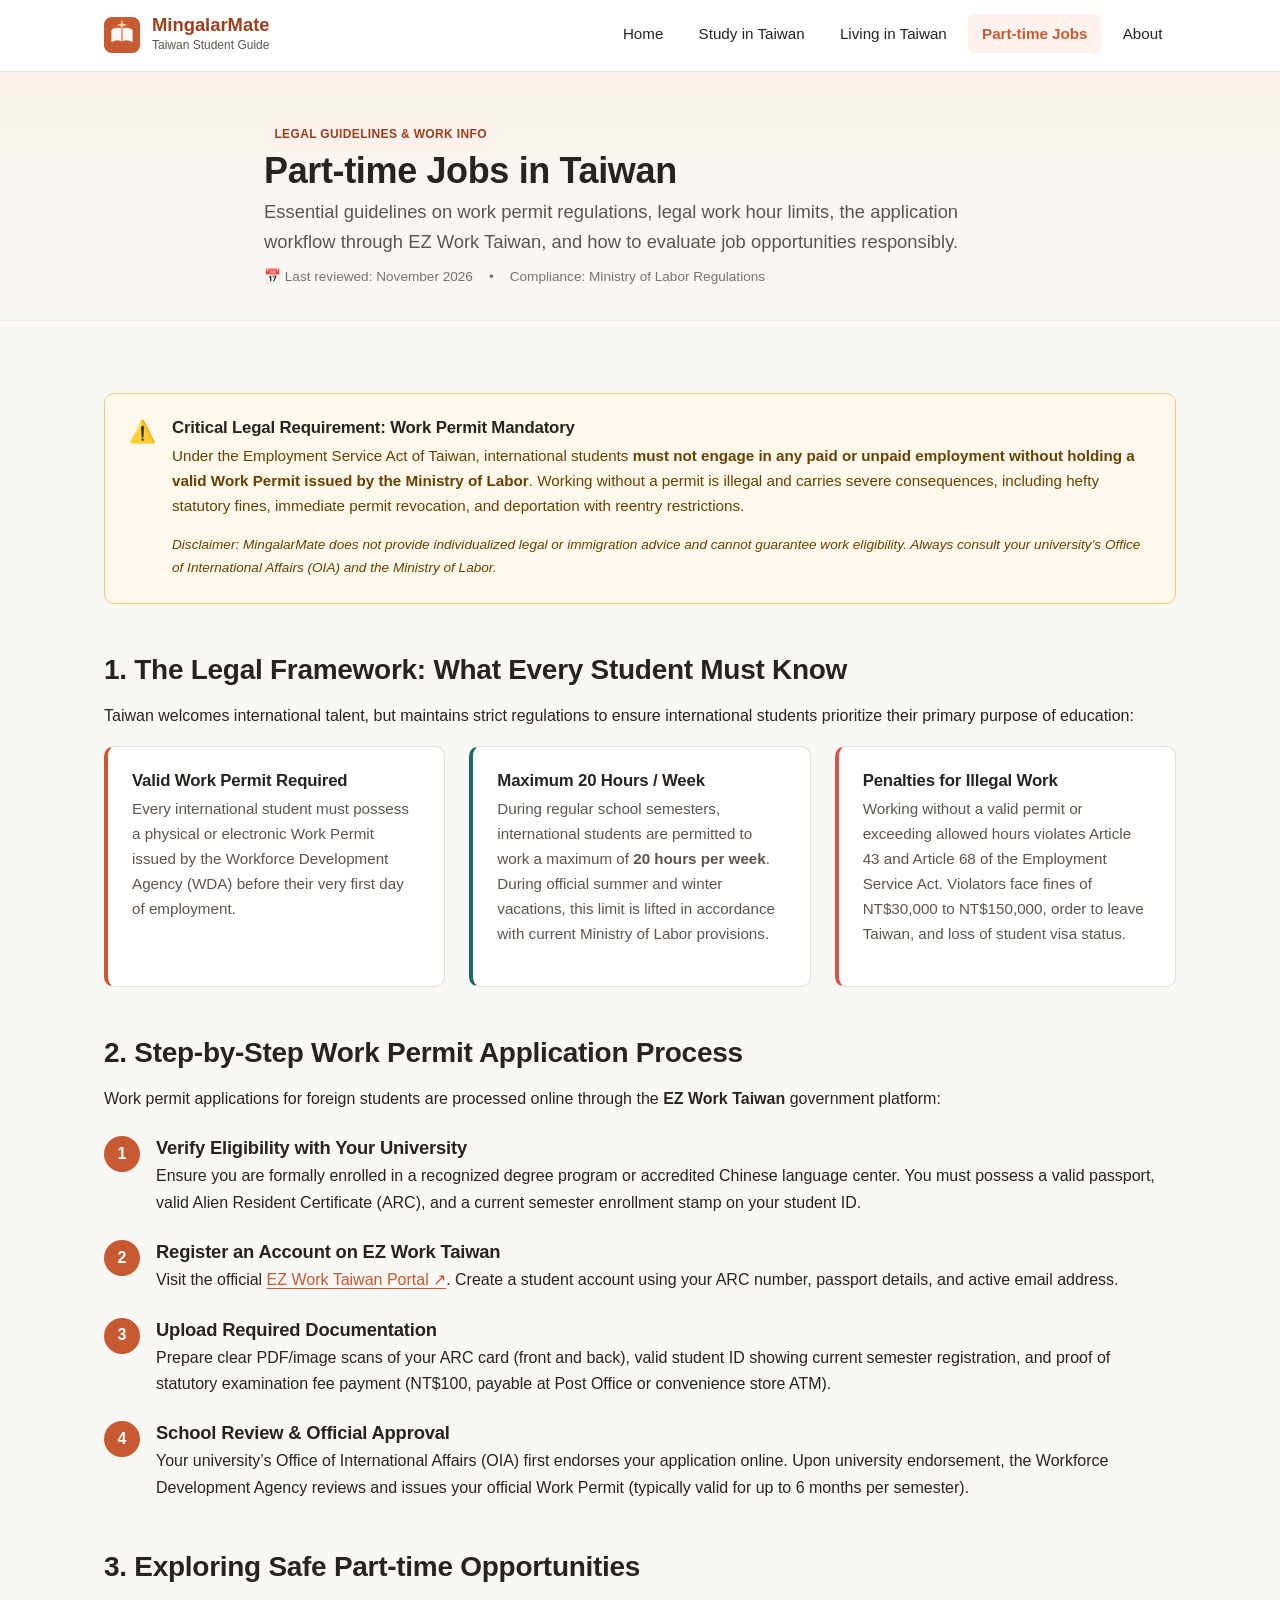
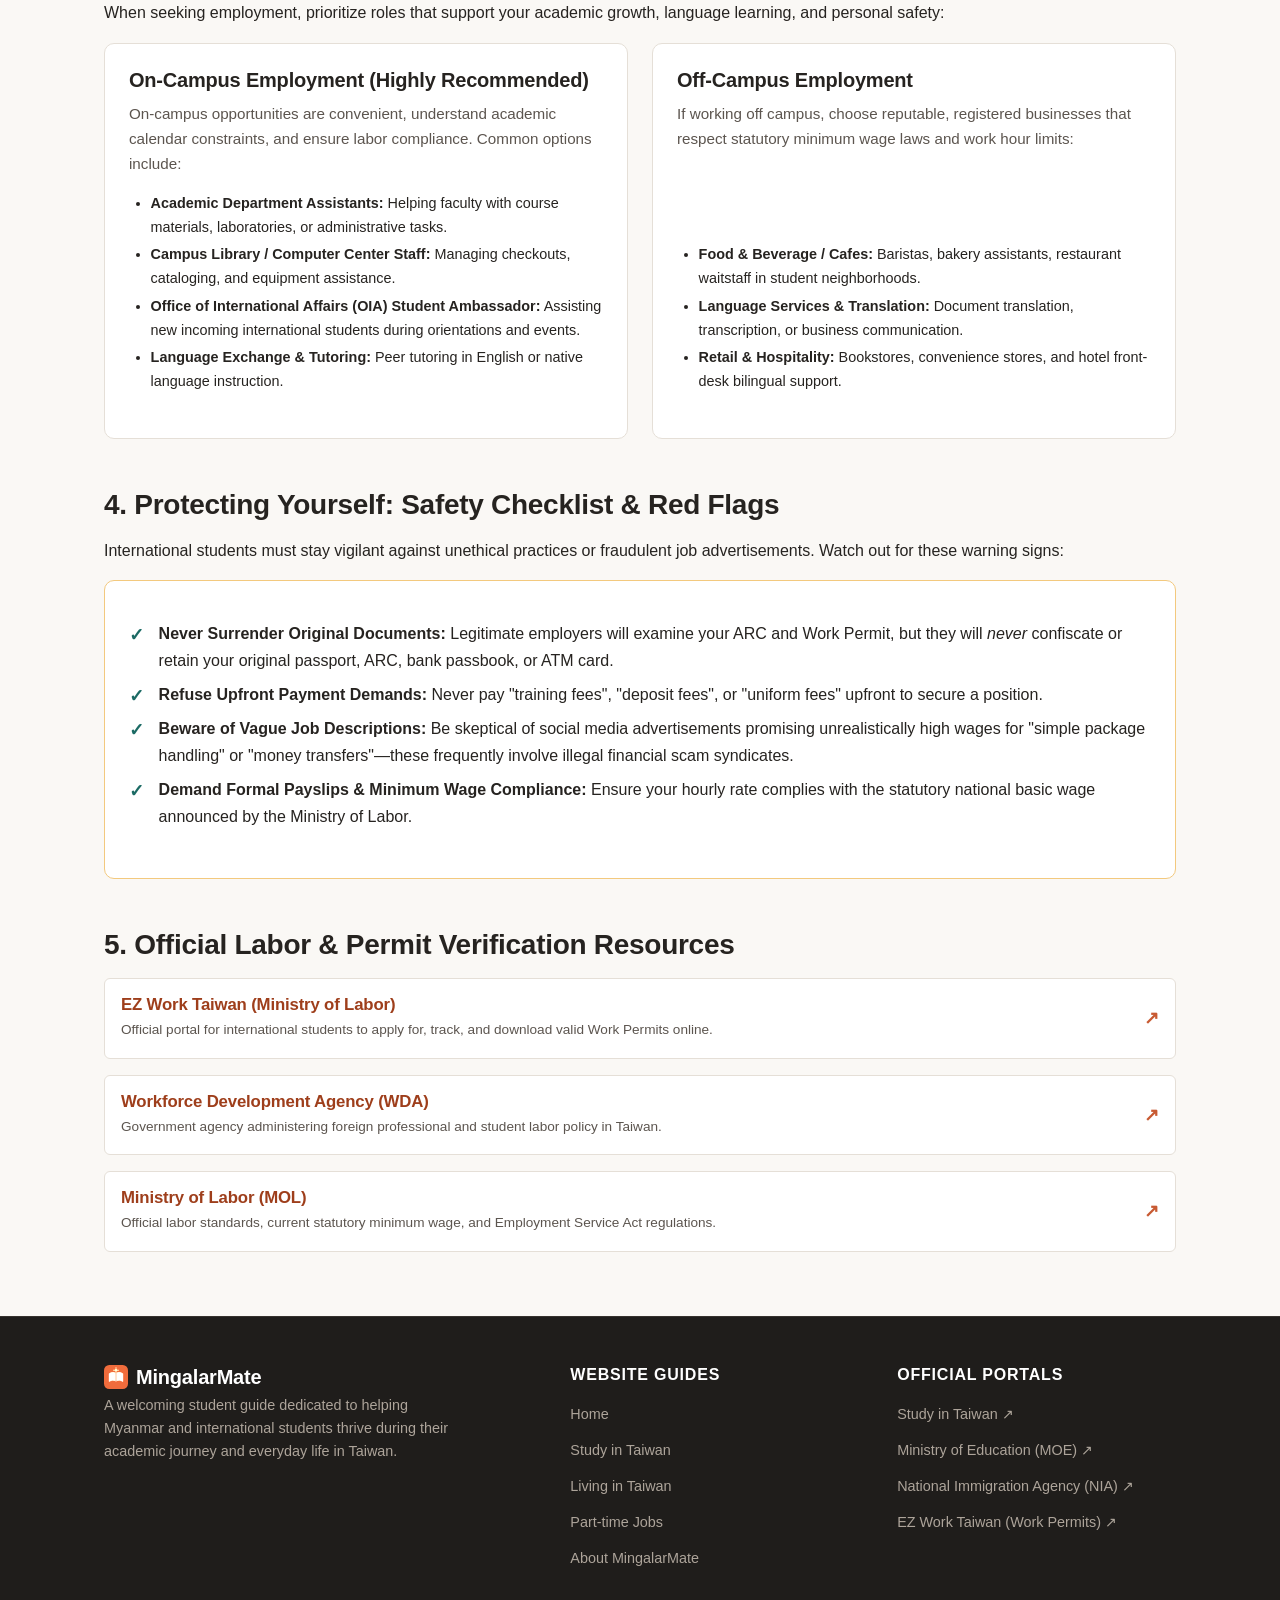
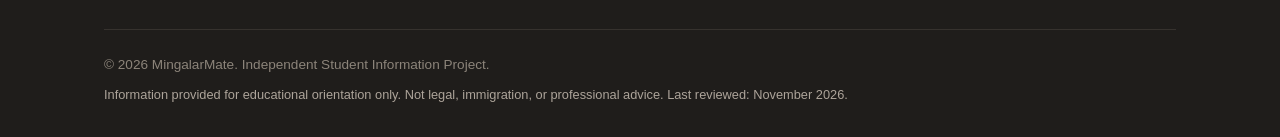
<file: pages/part-time-jobs.html>
<!DOCTYPE html>
<html lang="en">
<head>
  <meta charset="UTF-8">
  <meta name="viewport" content="width=device-width, initial-scale=1.0">
  <meta name="description" content="Official regulations, work permit procedures, hour limitations, and safe job search tips for international students seeking part-time work in Taiwan.">
  <title>Part-time Jobs — MingalarMate</title>
  <link rel="stylesheet" href="../assets/css/style.css">
  <link rel="icon" type="image/svg+xml" href="../assets/images/logo.svg">
</head>
<body>
  <!-- Accessible skip link -->
  <a href="#main-content" class="skip-link">Skip to main content</a>

  <!-- Shared Site Header -->
  <header class="site-header">
    <div class="container header-container">
      <a href="../index.html" class="site-brand" aria-label="MingalarMate Home">
        <img src="../assets/images/logo.svg" alt="" class="brand-icon" width="36" height="36">
        <span class="brand-text">
          <span class="brand-title">MingalarMate</span>
          <span class="brand-subtitle">Taiwan Student Guide</span>
        </span>
      </a>

      <!-- Mobile Navigation Hamburger Button -->
      <button class="nav-toggle" type="button" aria-expanded="false" aria-controls="primary-navigation" aria-label="Toggle navigation menu">
        <span class="nav-toggle-icon"></span>
      </button>

      <!-- Primary Navigation -->
      <nav id="primary-navigation" class="site-nav" aria-label="Main menu">
        <ul class="nav-list">
          <li><a href="../index.html" class="nav-link">Home</a></li>
          <li><a href="study-in-taiwan.html" class="nav-link">Study in Taiwan</a></li>
          <li><a href="living-in-taiwan.html" class="nav-link">Living in Taiwan</a></li>
          <li><a href="part-time-jobs.html" class="nav-link active" aria-current="page">Part-time Jobs</a></li>
          <li><a href="about.html" class="nav-link">About</a></li>
        </ul>
      </nav>
    </div>
  </header>

  <!-- Main Content Area -->
  <main id="main-content" class="main-content">
    
    <!-- Page Header Banner -->
    <header class="page-banner">
      <div class="container page-banner-content">
        <span class="badge">Legal Guidelines & Work Info</span>
        <h1 class="page-title">Part-time Jobs in Taiwan</h1>
        <p class="page-lead">
          Essential guidelines on work permit regulations, legal work hour limits, the application workflow through EZ Work Taiwan, and how to evaluate job opportunities responsibly.
        </p>
        <div class="page-meta">
          <span>📅 Last reviewed: November 2026</span>
          <span>•</span>
          <span>Compliance: Ministry of Labor Regulations</span>
        </div>
      </div>
    </header>

    <!-- Main Content Container -->
    <div class="container section">

      <!-- Mandatory Legal Warning Callout -->
      <aside class="callout callout-warning" aria-label="Important Legal Warning">
        <div class="callout-icon" aria-hidden="true">⚠️</div>
        <div class="callout-content">
          <h3 class="callout-title">Critical Legal Requirement: Work Permit Mandatory</h3>
          <p>
            Under the Employment Service Act of Taiwan, international students <strong>must not engage in any paid or unpaid employment without holding a valid Work Permit issued by the Ministry of Labor</strong>. Working without a permit is illegal and carries severe consequences, including hefty statutory fines, immediate permit revocation, and deportation with reentry restrictions.
          </p>
          <p style="margin-top: 0.5rem; font-size: 0.85rem;">
            <em>Disclaimer: MingalarMate does not provide individualized legal or immigration advice and cannot guarantee work eligibility. Always consult your university’s Office of International Affairs (OIA) and the Ministry of Labor.</em>
          </p>
        </div>
      </aside>

      <!-- Section 1: Official Regulatory Framework -->
      <section style="margin-top: var(--space-2xl);">
        <h2>1. The Legal Framework: What Every Student Must Know</h2>
        <p>
          Taiwan welcomes international talent, but maintains strict regulations to ensure international students prioritize their primary purpose of education:
        </p>

        <div class="grid-3">
          <div class="card" style="border-left: 4px solid var(--color-primary);">
            <h4>Valid Work Permit Required</h4>
            <p class="card-text">
              Every international student must possess a physical or electronic Work Permit issued by the Workforce Development Agency (WDA) before their very first day of employment.
            </p>
          </div>

          <div class="card" style="border-left: 4px solid var(--color-accent);">
            <h4>Maximum 20 Hours / Week</h4>
            <p class="card-text">
              During regular school semesters, international students are permitted to work a maximum of <strong>20 hours per week</strong>. During official summer and winter vacations, this limit is lifted in accordance with current Ministry of Labor provisions.
            </p>
          </div>

          <div class="card" style="border-left: 4px solid #D9534F;">
            <h4>Penalties for Illegal Work</h4>
            <p class="card-text">
              Working without a valid permit or exceeding allowed hours violates Article 43 and Article 68 of the Employment Service Act. Violators face fines of NT$30,000 to NT$150,000, order to leave Taiwan, and loss of student visa status.
            </p>
          </div>
        </div>
      </section>

      <!-- Section 2: How to Apply for a Work Permit -->
      <section style="margin-top: var(--space-2xl);">
        <h2>2. Step-by-Step Work Permit Application Process</h2>
        <p>
          Work permit applications for foreign students are processed online through the <strong>EZ Work Taiwan</strong> government platform:
        </p>

        <ol class="steps-list">
          <li class="step-item">
            <div class="step-number">1</div>
            <div class="step-content">
              <h3 class="step-title">Verify Eligibility with Your University</h3>
              <p>
                Ensure you are formally enrolled in a recognized degree program or accredited Chinese language center. You must possess a valid passport, valid Alien Resident Certificate (ARC), and a current semester enrollment stamp on your student ID.
              </p>
            </div>
          </li>

          <li class="step-item">
            <div class="step-number">2</div>
            <div class="step-content">
              <h3 class="step-title">Register an Account on EZ Work Taiwan</h3>
              <p>
                Visit the official <a href="https://ezwp.wda.gov.tw" target="_blank" rel="noopener noreferrer">EZ Work Taiwan Portal ↗</a>. Create a student account using your ARC number, passport details, and active email address.
              </p>
            </div>
          </li>

          <li class="step-item">
            <div class="step-number">3</div>
            <div class="step-content">
              <h3 class="step-title">Upload Required Documentation</h3>
              <p>
                Prepare clear PDF/image scans of your ARC card (front and back), valid student ID showing current semester registration, and proof of statutory examination fee payment (NT$100, payable at Post Office or convenience store ATM).
              </p>
            </div>
          </li>

          <li class="step-item">
            <div class="step-number">4</div>
            <div class="step-content">
              <h3 class="step-title">School Review & Official Approval</h3>
              <p>
                Your university’s Office of International Affairs (OIA) first endorses your application online. Upon university endorsement, the Workforce Development Agency reviews and issues your official Work Permit (typically valid for up to 6 months per semester).
              </p>
            </div>
          </li>
        </ol>
      </section>

      <!-- Section 3: Safe Job Opportunities & Finding Work -->
      <section style="margin-top: var(--space-2xl);">
        <h2>3. Exploring Safe Part-time Opportunities</h2>
        <p>
          When seeking employment, prioritize roles that support your academic growth, language learning, and personal safety:
        </p>

        <div class="grid-2">
          <div class="card">
            <h3>On-Campus Employment (Highly Recommended)</h3>
            <p class="card-text">
              On-campus opportunities are convenient, understand academic calendar constraints, and ensure labor compliance. Common options include:
            </p>
            <ul style="font-size: 0.9rem;">
              <li><strong>Academic Department Assistants:</strong> Helping faculty with course materials, laboratories, or administrative tasks.</li>
              <li><strong>Campus Library / Computer Center Staff:</strong> Managing checkouts, cataloging, and equipment assistance.</li>
              <li><strong>Office of International Affairs (OIA) Student Ambassador:</strong> Assisting new incoming international students during orientations and events.</li>
              <li><strong>Language Exchange & Tutoring:</strong> Peer tutoring in English or native language instruction.</li>
            </ul>
          </div>

          <div class="card">
            <h3>Off-Campus Employment</h3>
            <p class="card-text">
              If working off campus, choose reputable, registered businesses that respect statutory minimum wage laws and work hour limits:
            </p>
            <ul style="font-size: 0.9rem;">
              <li><strong>Food & Beverage / Cafes:</strong> Baristas, bakery assistants, restaurant waitstaff in student neighborhoods.</li>
              <li><strong>Language Services & Translation:</strong> Document translation, transcription, or business communication.</li>
              <li><strong>Retail & Hospitality:</strong> Bookstores, convenience stores, and hotel front-desk bilingual support.</li>
            </ul>
          </div>
        </div>
      </section>

      <!-- Section 4: Safety Warnings & Scams Red Flags -->
      <section style="margin-top: var(--space-2xl);">
        <h2>4. Protecting Yourself: Safety Checklist & Red Flags</h2>
        <p>
          International students must stay vigilant against unethical practices or fraudulent job advertisements. Watch out for these warning signs:
        </p>

        <div class="card" style="background-color: var(--color-surface); border: 1px solid var(--color-warning-border);">
          <ul class="custom-checklist">
            <li><strong>Never Surrender Original Documents:</strong> Legitimate employers will examine your ARC and Work Permit, but they will <em>never</em> confiscate or retain your original passport, ARC, bank passbook, or ATM card.</li>
            <li><strong>Refuse Upfront Payment Demands:</strong> Never pay "training fees", "deposit fees", or "uniform fees" upfront to secure a position.</li>
            <li><strong>Beware of Vague Job Descriptions:</strong> Be skeptical of social media advertisements promising unrealistically high wages for "simple package handling" or "money transfers"—these frequently involve illegal financial scam syndicates.</li>
            <li><strong>Demand Formal Payslips & Minimum Wage Compliance:</strong> Ensure your hourly rate complies with the statutory national basic wage announced by the Ministry of Labor.</li>
          </ul>
        </div>
      </section>

      <!-- Section 5: Official Portals -->
      <section style="margin-top: var(--space-2xl);">
        <h2>5. Official Labor & Permit Verification Resources</h2>
        <div class="resource-list">
          <a href="https://ezwp.wda.gov.tw" target="_blank" rel="noopener noreferrer" class="resource-card">
            <div class="resource-info">
              <h4>EZ Work Taiwan (Ministry of Labor)</h4>
              <p>Official portal for international students to apply for, track, and download valid Work Permits online.</p>
            </div>
            <div class="resource-arrow">↗</div>
          </a>

          <a href="https://www.wda.gov.tw" target="_blank" rel="noopener noreferrer" class="resource-card">
            <div class="resource-info">
              <h4>Workforce Development Agency (WDA)</h4>
              <p>Government agency administering foreign professional and student labor policy in Taiwan.</p>
            </div>
            <div class="resource-arrow">↗</div>
          </a>

          <a href="https://www.mol.gov.tw" target="_blank" rel="noopener noreferrer" class="resource-card">
            <div class="resource-info">
              <h4>Ministry of Labor (MOL)</h4>
              <p>Official labor standards, current statutory minimum wage, and Employment Service Act regulations.</p>
            </div>
            <div class="resource-arrow">↗</div>
          </a>
        </div>
      </section>

    </div>
  </main>

  <!-- Shared Site Footer -->
  <footer class="site-footer">
    <div class="container">
      <div class="footer-grid">
        <div class="footer-brand">
          <h3>
            <img src="../assets/images/logo.svg" alt="" width="24" height="24" style="filter: brightness(1.2);">
            MingalarMate
          </h3>
          <p class="footer-desc">
            A welcoming student guide dedicated to helping Myanmar and international students thrive during their academic journey and everyday life in Taiwan.
          </p>
        </div>

        <div>
          <h4 class="footer-heading">Website Guides</h4>
          <ul class="footer-links">
            <li><a href="../index.html">Home</a></li>
            <li><a href="study-in-taiwan.html">Study in Taiwan</a></li>
            <li><a href="living-in-taiwan.html">Living in Taiwan</a></li>
            <li><a href="part-time-jobs.html">Part-time Jobs</a></li>
            <li><a href="about.html">About MingalarMate</a></li>
          </ul>
        </div>

        <div>
          <h4 class="footer-heading">Official Portals</h4>
          <ul class="footer-links">
            <li><a href="https://www.studyintaiwan.org" target="_blank" rel="noopener noreferrer">Study in Taiwan ↗</a></li>
            <li><a href="https://english.moe.gov.tw" target="_blank" rel="noopener noreferrer">Ministry of Education (MOE) ↗</a></li>
            <li><a href="https://www.immigration.gov.tw" target="_blank" rel="noopener noreferrer">National Immigration Agency (NIA) ↗</a></li>
            <li><a href="https://ezwp.wda.gov.tw" target="_blank" rel="noopener noreferrer">EZ Work Taiwan (Work Permits) ↗</a></li>
          </ul>
        </div>
      </div>

      <div class="footer-bottom">
        <div>
          &copy; <span id="current-year">2026</span> MingalarMate. Independent Student Information Project.
        </div>
        <div class="footer-disclaimer">
          Information provided for educational orientation only. Not legal, immigration, or professional advice. Last reviewed: November 2026.
        </div>
      </div>
    </div>
  </footer>

  <!-- Shared JavaScript -->
  <script src="../assets/js/main.js"></script>
</body>
</html>
</file>
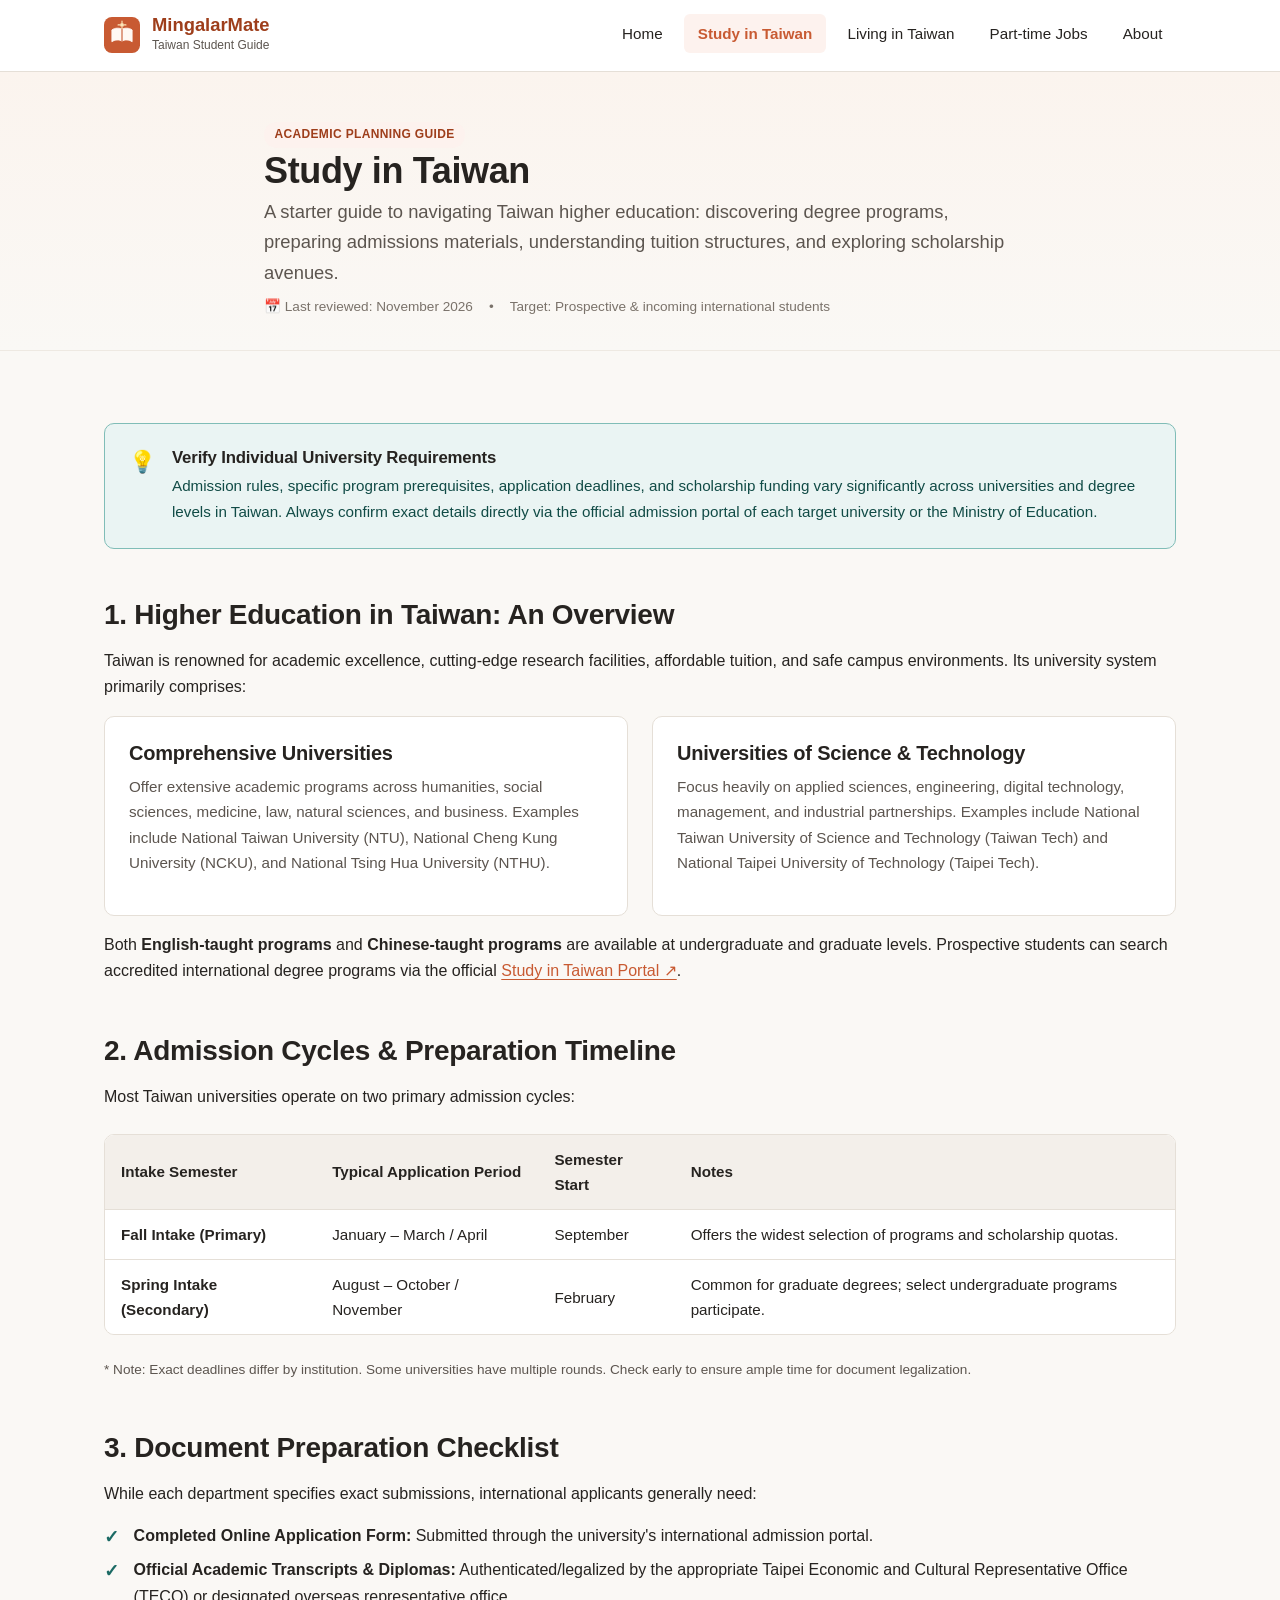
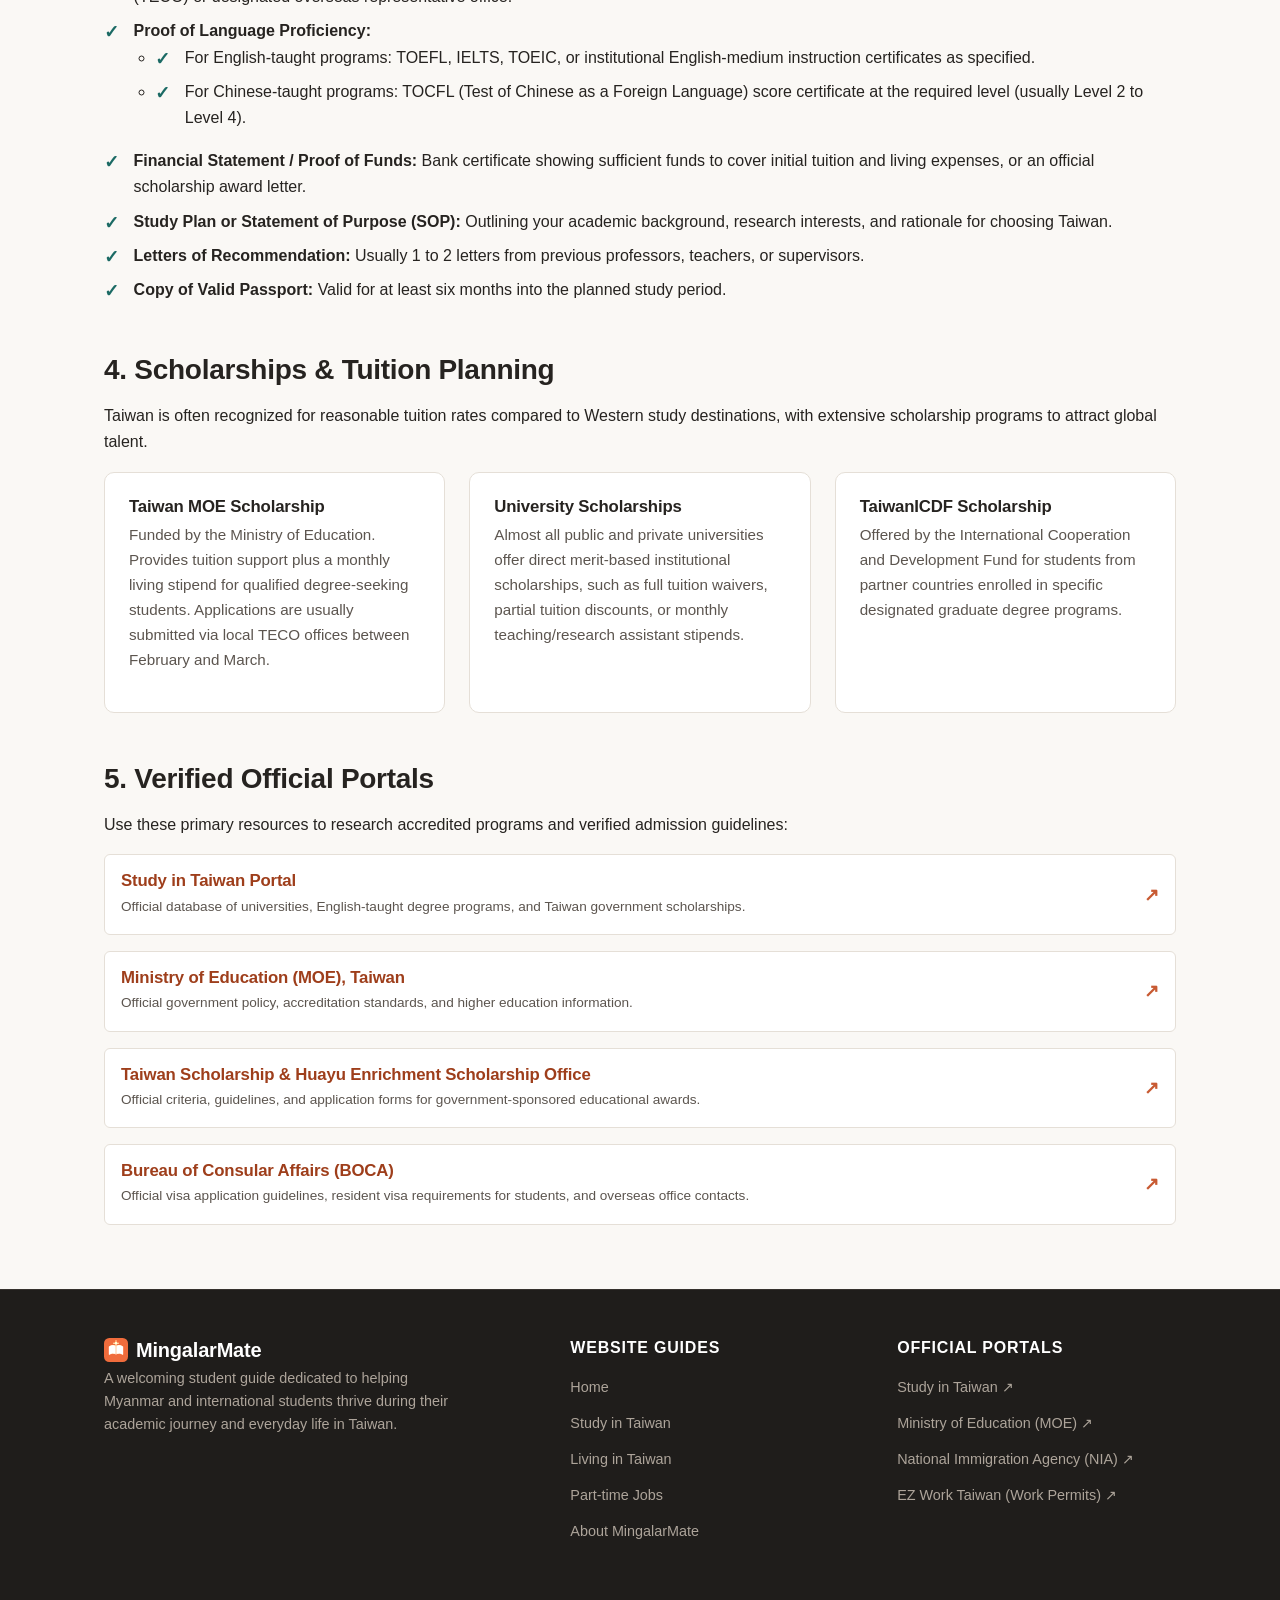
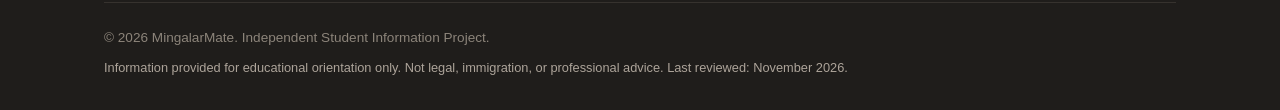
<file: pages/study-in-taiwan.html>
<!DOCTYPE html>
<html lang="en">
<head>
  <meta charset="UTF-8">
  <meta name="viewport" content="width=device-width, initial-scale=1.0">
  <meta name="description" content="Beginner-friendly guide to studying in Taiwan: researching universities, admissions preparation, scholarships, tuition planning, and required documents.">
  <title>Study in Taiwan — MingalarMate</title>
  <link rel="stylesheet" href="../assets/css/style.css">
  <link rel="icon" type="image/svg+xml" href="../assets/images/logo.svg">
</head>
<body>
  <!-- Accessible skip link -->
  <a href="#main-content" class="skip-link">Skip to main content</a>

  <!-- Shared Site Header -->
  <header class="site-header">
    <div class="container header-container">
      <a href="../index.html" class="site-brand" aria-label="MingalarMate Home">
        <img src="../assets/images/logo.svg" alt="" class="brand-icon" width="36" height="36">
        <span class="brand-text">
          <span class="brand-title">MingalarMate</span>
          <span class="brand-subtitle">Taiwan Student Guide</span>
        </span>
      </a>

      <!-- Mobile Navigation Hamburger Button -->
      <button class="nav-toggle" type="button" aria-expanded="false" aria-controls="primary-navigation" aria-label="Toggle navigation menu">
        <span class="nav-toggle-icon"></span>
      </button>

      <!-- Primary Navigation -->
      <nav id="primary-navigation" class="site-nav" aria-label="Main menu">
        <ul class="nav-list">
          <li><a href="../index.html" class="nav-link">Home</a></li>
          <li><a href="study-in-taiwan.html" class="nav-link active" aria-current="page">Study in Taiwan</a></li>
          <li><a href="living-in-taiwan.html" class="nav-link">Living in Taiwan</a></li>
          <li><a href="part-time-jobs.html" class="nav-link">Part-time Jobs</a></li>
          <li><a href="about.html" class="nav-link">About</a></li>
        </ul>
      </nav>
    </div>
  </header>

  <!-- Main Content Area -->
  <main id="main-content" class="main-content">
    
    <!-- Page Header Banner -->
    <header class="page-banner">
      <div class="container page-banner-content">
        <span class="badge">Academic Planning Guide</span>
        <h1 class="page-title">Study in Taiwan</h1>
        <p class="page-lead">
          A starter guide to navigating Taiwan higher education: discovering degree programs, preparing admissions materials, understanding tuition structures, and exploring scholarship avenues.
        </p>
        <div class="page-meta">
          <span>📅 Last reviewed: November 2026</span>
          <span>•</span>
          <span>Target: Prospective & incoming international students</span>
        </div>
      </div>
    </header>

    <!-- Content Sections -->
    <div class="container section">

      <!-- Advisory Box -->
      <aside class="callout callout-info" aria-label="Official Verification Notice">
        <div class="callout-icon" aria-hidden="true">💡</div>
        <div class="callout-content">
          <h3 class="callout-title">Verify Individual University Requirements</h3>
          <p>
            Admission rules, specific program prerequisites, application deadlines, and scholarship funding vary significantly across universities and degree levels in Taiwan. Always confirm exact details directly via the official admission portal of each target university or the Ministry of Education.
          </p>
        </div>
      </aside>

      <!-- Section 1: Researching Higher Education in Taiwan -->
      <section style="margin-top: var(--space-2xl);">
        <h2>1. Higher Education in Taiwan: An Overview</h2>
        <p>
          Taiwan is renowned for academic excellence, cutting-edge research facilities, affordable tuition, and safe campus environments. Its university system primarily comprises:
        </p>

        <div class="grid-2">
          <div class="card">
            <h3>Comprehensive Universities</h3>
            <p class="card-text">
              Offer extensive academic programs across humanities, social sciences, medicine, law, natural sciences, and business. Examples include National Taiwan University (NTU), National Cheng Kung University (NCKU), and National Tsing Hua University (NTHU).
            </p>
          </div>
          <div class="card">
            <h3>Universities of Science & Technology</h3>
            <p class="card-text">
              Focus heavily on applied sciences, engineering, digital technology, management, and industrial partnerships. Examples include National Taiwan University of Science and Technology (Taiwan Tech) and National Taipei University of Technology (Taipei Tech).
            </p>
          </div>
        </div>

        <p style="margin-top: var(--space-md);">
          Both <strong>English-taught programs</strong> and <strong>Chinese-taught programs</strong> are available at undergraduate and graduate levels. Prospective students can search accredited international degree programs via the official 
          <a href="https://www.studyintaiwan.org" target="_blank" rel="noopener noreferrer">Study in Taiwan Portal ↗</a>.
        </p>
      </section>

      <!-- Section 2: Admissions Preparation & Typical Cycles -->
      <section style="margin-top: var(--space-2xl);">
        <h2>2. Admission Cycles & Preparation Timeline</h2>
        <p>
          Most Taiwan universities operate on two primary admission cycles:
        </p>

        <div class="table-responsive">
          <table class="data-table" aria-label="Typical admission intake cycles in Taiwan">
            <thead>
              <tr>
                <th>Intake Semester</th>
                <th>Typical Application Period</th>
                <th>Semester Start</th>
                <th>Notes</th>
              </tr>
            </thead>
            <tbody>
              <tr>
                <td><strong>Fall Intake (Primary)</strong></td>
                <td>January – March / April</td>
                <td>September</td>
                <td>Offers the widest selection of programs and scholarship quotas.</td>
              </tr>
              <tr>
                <td><strong>Spring Intake (Secondary)</strong></td>
                <td>August – October / November</td>
                <td>February</td>
                <td>Common for graduate degrees; select undergraduate programs participate.</td>
              </tr>
            </tbody>
          </table>
        </div>
        <p style="font-size: 0.85rem; color: var(--color-text-muted);">
          * Note: Exact deadlines differ by institution. Some universities have multiple rounds. Check early to ensure ample time for document legalization.
        </p>
      </section>

      <!-- Section 3: Essential Application Checklist -->
      <section style="margin-top: var(--space-2xl);">
        <h2>3. Document Preparation Checklist</h2>
        <p>
          While each department specifies exact submissions, international applicants generally need:
        </p>

        <ul class="custom-checklist">
          <li><strong>Completed Online Application Form:</strong> Submitted through the university's international admission portal.</li>
          <li><strong>Official Academic Transcripts & Diplomas:</strong> Authenticated/legalized by the appropriate Taipei Economic and Cultural Representative Office (TECO) or designated overseas representative office.</li>
          <li><strong>Proof of Language Proficiency:</strong>
            <ul>
              <li>For English-taught programs: TOEFL, IELTS, TOEIC, or institutional English-medium instruction certificates as specified.</li>
              <li>For Chinese-taught programs: TOCFL (Test of Chinese as a Foreign Language) score certificate at the required level (usually Level 2 to Level 4).</li>
            </ul>
          </li>
          <li><strong>Financial Statement / Proof of Funds:</strong> Bank certificate showing sufficient funds to cover initial tuition and living expenses, or an official scholarship award letter.</li>
          <li><strong>Study Plan or Statement of Purpose (SOP):</strong> Outlining your academic background, research interests, and rationale for choosing Taiwan.</li>
          <li><strong>Letters of Recommendation:</strong> Usually 1 to 2 letters from previous professors, teachers, or supervisors.</li>
          <li><strong>Copy of Valid Passport:</strong> Valid for at least six months into the planned study period.</li>
        </ul>
      </section>

      <!-- Section 4: Scholarships & Tuition Planning -->
      <section style="margin-top: var(--space-2xl);">
        <h2>4. Scholarships & Tuition Planning</h2>
        <p>
          Taiwan is often recognized for reasonable tuition rates compared to Western study destinations, with extensive scholarship programs to attract global talent.
        </p>

        <div class="grid-3">
          <div class="card">
            <h4>Taiwan MOE Scholarship</h4>
            <p class="card-text">
              Funded by the Ministry of Education. Provides tuition support plus a monthly living stipend for qualified degree-seeking students. Applications are usually submitted via local TECO offices between February and March.
            </p>
          </div>

          <div class="card">
            <h4>University Scholarships</h4>
            <p class="card-text">
              Almost all public and private universities offer direct merit-based institutional scholarships, such as full tuition waivers, partial tuition discounts, or monthly teaching/research assistant stipends.
            </p>
          </div>

          <div class="card">
            <h4>TaiwanICDF Scholarship</h4>
            <p class="card-text">
              Offered by the International Cooperation and Development Fund for students from partner countries enrolled in specific designated graduate degree programs.
            </p>
          </div>
        </div>
      </section>

      <!-- Section 5: Official Resources -->
      <section style="margin-top: var(--space-2xl);">
        <h2>5. Verified Official Portals</h2>
        <p>
          Use these primary resources to research accredited programs and verified admission guidelines:
        </p>

        <div class="resource-list">
          <a href="https://www.studyintaiwan.org" target="_blank" rel="noopener noreferrer" class="resource-card">
            <div class="resource-info">
              <h4>Study in Taiwan Portal</h4>
              <p>Official database of universities, English-taught degree programs, and Taiwan government scholarships.</p>
            </div>
            <div class="resource-arrow">↗</div>
          </a>

          <a href="https://english.moe.gov.tw" target="_blank" rel="noopener noreferrer" class="resource-card">
            <div class="resource-info">
              <h4>Ministry of Education (MOE), Taiwan</h4>
              <p>Official government policy, accreditation standards, and higher education information.</p>
            </div>
            <div class="resource-arrow">↗</div>
          </a>

          <a href="https://taiwanscholarship.moe.gov.tw" target="_blank" rel="noopener noreferrer" class="resource-card">
            <div class="resource-info">
              <h4>Taiwan Scholarship & Huayu Enrichment Scholarship Office</h4>
              <p>Official criteria, guidelines, and application forms for government-sponsored educational awards.</p>
            </div>
            <div class="resource-arrow">↗</div>
          </a>

          <a href="https://www.boca.gov.tw" target="_blank" rel="noopener noreferrer" class="resource-card">
            <div class="resource-info">
              <h4>Bureau of Consular Affairs (BOCA)</h4>
              <p>Official visa application guidelines, resident visa requirements for students, and overseas office contacts.</p>
            </div>
            <div class="resource-arrow">↗</div>
          </a>
        </div>
      </section>

    </div>
  </main>

  <!-- Shared Site Footer -->
  <footer class="site-footer">
    <div class="container">
      <div class="footer-grid">
        <div class="footer-brand">
          <h3>
            <img src="../assets/images/logo.svg" alt="" width="24" height="24" style="filter: brightness(1.2);">
            MingalarMate
          </h3>
          <p class="footer-desc">
            A welcoming student guide dedicated to helping Myanmar and international students thrive during their academic journey and everyday life in Taiwan.
          </p>
        </div>

        <div>
          <h4 class="footer-heading">Website Guides</h4>
          <ul class="footer-links">
            <li><a href="../index.html">Home</a></li>
            <li><a href="study-in-taiwan.html">Study in Taiwan</a></li>
            <li><a href="living-in-taiwan.html">Living in Taiwan</a></li>
            <li><a href="part-time-jobs.html">Part-time Jobs</a></li>
            <li><a href="about.html">About MingalarMate</a></li>
          </ul>
        </div>

        <div>
          <h4 class="footer-heading">Official Portals</h4>
          <ul class="footer-links">
            <li><a href="https://www.studyintaiwan.org" target="_blank" rel="noopener noreferrer">Study in Taiwan ↗</a></li>
            <li><a href="https://english.moe.gov.tw" target="_blank" rel="noopener noreferrer">Ministry of Education (MOE) ↗</a></li>
            <li><a href="https://www.immigration.gov.tw" target="_blank" rel="noopener noreferrer">National Immigration Agency (NIA) ↗</a></li>
            <li><a href="https://ezwp.wda.gov.tw" target="_blank" rel="noopener noreferrer">EZ Work Taiwan (Work Permits) ↗</a></li>
          </ul>
        </div>
      </div>

      <div class="footer-bottom">
        <div>
          &copy; <span id="current-year">2026</span> MingalarMate. Independent Student Information Project.
        </div>
        <div class="footer-disclaimer">
          Information provided for educational orientation only. Not legal, immigration, or professional advice. Last reviewed: November 2026.
        </div>
      </div>
    </div>
  </footer>

  <!-- Shared JavaScript -->
  <script src="../assets/js/main.js"></script>
</body>
</html>
</file>
<file: assets/css/style.css>
/* ==========================================================================
   MingalarMate — Shared Stylesheet
   Version 1.0 (Static GitHub Pages compatible)
   Color inspiration: Warm Taiwan brick-red terracotta, mountain jade, cream neutrals.
   ========================================================================== */

:root {
  /* Brand & Theme Colors */
  --color-primary: #C85A32;        /* Warm terracotta brick red */
  --color-primary-dark: #9E3E1B;
  --color-primary-light: #FDF2EE;
  --color-accent: #1B6A64;         /* Taiwan mountain jade teal */
  --color-accent-dark: #124A45;
  --color-accent-light: #EAF4F3;

  /* Neutral Tones */
  --color-bg: #FAF8F5;             /* Warm cream-white background */
  --color-surface: #FFFFFF;        /* Pure white for cards */
  --color-surface-subtle: #F3EFEA; /* Light surface accent */
  --color-border: #E5DFD7;         /* Soft neutral border */
  --color-border-subtle: #EEE9E2;
  --color-text: #262320;           /* Deep charcoal/espresso text */
  --color-text-muted: #5C554F;     /* Secondary text */
  --color-text-light: #7A726A;

  /* Status & Callout Tones */
  --color-info-bg: #EAF4F3;
  --color-info-border: #80BDB7;
  --color-info-text: #114B46;
  --color-warning-bg: #FFF8EB;
  --color-warning-border: #F3C97E;
  --color-warning-text: #664103;

  /* Typography Stack (Accessible, zero external dependency) */
  --font-sans: -apple-system, BlinkMacSystemFont, "Segoe UI", Roboto, Oxygen, Ubuntu, Cantarell, "Helvetica Neue", Arial, sans-serif;
  --font-mono: ui-monospace, SFMono-Regular, Consolas, "Liberation Mono", Menlo, monospace;

  /* Spacing Scale */
  --space-xs: 0.25rem;
  --space-sm: 0.5rem;
  --space-md: 1rem;
  --space-lg: 1.5rem;
  --space-xl: 2rem;
  --space-2xl: 3rem;
  --space-3xl: 4.5rem;

  /* Layout Limits */
  --max-width-content: 1120px;
  --header-height: 72px;

  /* UI Tokens */
  --radius-sm: 6px;
  --radius-md: 10px;
  --radius-lg: 16px;
  --radius-pill: 9999px;
  --shadow-sm: 0 1px 3px rgba(38, 35, 32, 0.05);
  --shadow-md: 0 4px 12px rgba(38, 35, 32, 0.08);
  --shadow-hover: 0 8px 24px rgba(38, 35, 32, 0.12);
  --transition: all 0.2s ease-in-out;
}

/* ==========================================================================
   CSS Reset & Base Rules
   ========================================================================== */

*, *::before, *::after {
  box-sizing: border-box;
}

html {
  font-size: 16px;
  scroll-behavior: smooth;
  -webkit-text-size-adjust: 100%;
}

body {
  margin: 0;
  padding: 0;
  font-family: var(--font-sans);
  background-color: var(--color-bg);
  color: var(--color-text);
  line-height: 1.65;
  display: flex;
  flex-direction: column;
  min-height: 100vh;
}

img, svg {
  max-width: 100%;
  height: auto;
  vertical-align: middle;
}

a {
  color: var(--color-primary);
  text-decoration: underline;
  text-underline-offset: 3px;
  transition: var(--transition);
}

a:hover {
  color: var(--color-primary-dark);
}

a:focus-visible, button:focus-visible {
  outline: 3px solid var(--color-primary);
  outline-offset: 2px;
}

h1, h2, h3, h4 {
  color: var(--color-text);
  line-height: 1.25;
  margin-top: 0;
  font-weight: 700;
  letter-spacing: -0.01em;
}

h1 { font-size: 2.25rem; margin-bottom: var(--space-md); }
h2 { font-size: 1.75rem; margin-bottom: var(--space-md); }
h3 { font-size: 1.25rem; margin-bottom: var(--space-sm); }
h4 { font-size: 1.05rem; margin-bottom: var(--space-xs); }

p {
  margin-top: 0;
  margin-bottom: var(--space-md);
}

ul, ol {
  margin-top: 0;
  margin-bottom: var(--space-md);
  padding-left: 1.35rem;
}

li {
  margin-bottom: var(--space-xs);
}

/* Skip link for keyboard accessibility */
.skip-link {
  position: absolute;
  top: -100px;
  left: var(--space-md);
  background: var(--color-primary);
  color: #FFFFFF;
  padding: var(--space-sm) var(--space-md);
  border-radius: var(--radius-sm);
  z-index: 9999;
  text-decoration: none;
  font-weight: 600;
}

.skip-link:focus {
  top: var(--space-md);
}

/* ==========================================================================
   Layout Containers
   ========================================================================== */

.container {
  width: 100%;
  max-width: var(--max-width-content);
  margin-left: auto;
  margin-right: auto;
  padding-left: var(--space-lg);
  padding-right: var(--space-lg);
}

.main-content {
  flex: 1 0 auto;
}

.section {
  padding-top: var(--space-2xl);
  padding-bottom: var(--space-2xl);
}

.section-subtle {
  background-color: var(--color-surface);
  border-top: 1px solid var(--color-border-subtle);
  border-bottom: 1px solid var(--color-border-subtle);
}

/* ==========================================================================
   Header & Navigation
   ========================================================================== */

.site-header {
  position: sticky;
  top: 0;
  z-index: 1000;
  background-color: rgba(255, 255, 255, 0.96);
  backdrop-filter: blur(8px);
  border-bottom: 1px solid var(--color-border);
  height: var(--header-height);
  display: flex;
  align-items: center;
}

.header-container {
  display: flex;
  align-items: center;
  justify-content: space-between;
}

.site-brand {
  display: flex;
  align-items: center;
  gap: 0.75rem;
  text-decoration: none;
  color: var(--color-text);
  font-weight: 700;
  font-size: 1.25rem;
}

.site-brand:hover {
  color: var(--color-primary);
}

.brand-icon {
  width: 36px;
  height: 36px;
  flex-shrink: 0;
}

.brand-text {
  display: flex;
  flex-direction: column;
}

.brand-title {
  font-size: 1.15rem;
  line-height: 1.1;
  font-weight: 800;
  color: var(--color-primary-dark);
}

.brand-subtitle {
  font-size: 0.75rem;
  font-weight: 500;
  color: var(--color-text-muted);
}

/* Navigation Menu */
.site-nav {
  display: flex;
  align-items: center;
}

.nav-list {
  display: flex;
  align-items: center;
  list-style: none;
  margin: 0;
  padding: 0;
  gap: 0.5rem;
}

.nav-link {
  display: inline-block;
  padding: 0.45rem 0.85rem;
  color: var(--color-text);
  text-decoration: none;
  font-weight: 500;
  font-size: 0.95rem;
  border-radius: var(--radius-sm);
  transition: var(--transition);
}

.nav-link:hover {
  color: var(--color-primary);
  background-color: var(--color-primary-light);
}

.nav-link.active {
  color: var(--color-primary);
  background-color: var(--color-primary-light);
  font-weight: 700;
}

/* Mobile Nav Toggle Button */
.nav-toggle {
  display: none;
  background: transparent;
  border: 1px solid var(--color-border);
  border-radius: var(--radius-sm);
  padding: 0.5rem;
  cursor: pointer;
  color: var(--color-text);
  align-items: center;
  justify-content: center;
}

.nav-toggle:hover {
  background-color: var(--color-surface-subtle);
}

.nav-toggle-icon {
  display: block;
  width: 22px;
  height: 2px;
  background-color: currentColor;
  position: relative;
  transition: var(--transition);
}

.nav-toggle-icon::before,
.nav-toggle-icon::after {
  content: "";
  display: block;
  position: absolute;
  width: 22px;
  height: 2px;
  background-color: currentColor;
  left: 0;
  transition: var(--transition);
}

.nav-toggle-icon::before { top: -6px; }
.nav-toggle-icon::after { bottom: -6px; }

/* When menu is open */
.nav-toggle[aria-expanded="true"] .nav-toggle-icon {
  background-color: transparent;
}

.nav-toggle[aria-expanded="true"] .nav-toggle-icon::before {
  top: 0;
  transform: rotate(45deg);
}

.nav-toggle[aria-expanded="true"] .nav-toggle-icon::after {
  bottom: 0;
  transform: rotate(-45deg);
}

/* ==========================================================================
   Buttons & Tags
   ========================================================================== */

.btn {
  display: inline-flex;
  align-items: center;
  justify-content: center;
  gap: 0.5rem;
  padding: 0.65rem 1.35rem;
  font-size: 0.95rem;
  font-weight: 600;
  border-radius: var(--radius-sm);
  text-decoration: none;
  cursor: pointer;
  border: 1px solid transparent;
  transition: var(--transition);
  line-height: 1.4;
}

.btn-primary {
  background-color: var(--color-primary);
  color: #FFFFFF;
}

.btn-primary:hover {
  background-color: var(--color-primary-dark);
  color: #FFFFFF;
}

.btn-secondary {
  background-color: var(--color-surface);
  color: var(--color-text);
  border-color: var(--color-border);
}

.btn-secondary:hover {
  background-color: var(--color-surface-subtle);
  border-color: var(--color-primary);
  color: var(--color-primary);
}

.btn-accent {
  background-color: var(--color-accent);
  color: #FFFFFF;
}

.btn-accent:hover {
  background-color: var(--color-accent-dark);
  color: #FFFFFF;
}

.badge {
  display: inline-block;
  padding: 0.2rem 0.65rem;
  font-size: 0.75rem;
  font-weight: 600;
  text-transform: uppercase;
  letter-spacing: 0.03em;
  border-radius: var(--radius-pill);
  background-color: var(--color-primary-light);
  color: var(--color-primary-dark);
}

.badge-accent {
  background-color: var(--color-accent-light);
  color: var(--color-accent-dark);
}

/* ==========================================================================
   Hero Section
   ========================================================================== */

.hero {
  padding: var(--space-3xl) 0 var(--space-2xl) 0;
  background: linear-gradient(180deg, #FDF7F2 0%, var(--color-bg) 100%);
  border-bottom: 1px solid var(--color-border-subtle);
}

.hero-grid {
  display: grid;
  grid-template-columns: 1.15fr 0.85fr;
  align-items: center;
  gap: var(--space-2xl);
}

.hero-badge-wrap {
  margin-bottom: var(--space-sm);
}

.hero-title {
  font-size: 2.5rem;
  line-height: 1.2;
  margin-bottom: var(--space-md);
  color: var(--color-text);
}

.hero-title .highlight {
  color: var(--color-primary);
}

.hero-lead {
  font-size: 1.125rem;
  color: var(--color-text-muted);
  line-height: 1.6;
  margin-bottom: var(--space-lg);
}

.hero-actions {
  display: flex;
  flex-wrap: wrap;
  gap: var(--space-md);
}

.hero-media {
  display: flex;
  justify-content: center;
  align-items: center;
}

.hero-media img {
  border-radius: var(--radius-lg);
  box-shadow: var(--shadow-md);
  border: 1px solid var(--color-border);
}

/* Subpage Page Banner */
.page-banner {
  background: linear-gradient(180deg, #FBF4EE 0%, var(--color-bg) 100%);
  padding: var(--space-2xl) 0 var(--space-xl) 0;
  border-bottom: 1px solid var(--color-border-subtle);
}

.page-banner-content {
  max-width: 800px;
}

.page-title {
  font-size: 2.25rem;
  margin-bottom: var(--space-xs);
}

.page-lead {
  font-size: 1.15rem;
  color: var(--color-text-muted);
  margin-bottom: var(--space-sm);
}

.page-meta {
  font-size: 0.85rem;
  color: var(--color-text-light);
  display: flex;
  gap: var(--space-md);
  align-items: center;
}

/* ==========================================================================
   Cards & Grids
   ========================================================================== */

.grid-2 {
  display: grid;
  grid-template-columns: repeat(2, 1fr);
  gap: var(--space-lg);
}

.grid-3 {
  display: grid;
  grid-template-columns: repeat(3, 1fr);
  gap: var(--space-lg);
}

.grid-4 {
  display: grid;
  grid-template-columns: repeat(4, 1fr);
  gap: var(--space-md);
}

.card {
  background-color: var(--color-surface);
  border: 1px solid var(--color-border);
  border-radius: var(--radius-md);
  padding: var(--space-lg);
  transition: var(--transition);
  display: flex;
  flex-direction: column;
}

.card:hover {
  transform: translateY(-2px);
  box-shadow: var(--shadow-md);
  border-color: #D3CBC1;
}

.card-icon {
  width: 44px;
  height: 44px;
  margin-bottom: var(--space-md);
}

.card-title {
  font-size: 1.25rem;
  margin-bottom: var(--space-sm);
}

.card-text {
  color: var(--color-text-muted);
  font-size: 0.95rem;
  flex-grow: 1;
}

.card-footer {
  margin-top: var(--space-md);
  padding-top: var(--space-sm);
  border-top: 1px solid var(--color-border-subtle);
}

/* ==========================================================================
   Callout Boxes & Disclaimers
   ========================================================================== */

.callout {
  padding: var(--space-lg);
  border-radius: var(--radius-md);
  margin-top: var(--space-lg);
  margin-bottom: var(--space-lg);
  display: flex;
  gap: var(--space-md);
  align-items: flex-start;
}

.callout-icon {
  font-size: 1.35rem;
  line-height: 1;
  flex-shrink: 0;
  margin-top: 0.15rem;
}

.callout-content {
  flex: 1;
  font-size: 0.95rem;
}

.callout-content p:last-child {
  margin-bottom: 0;
}

.callout-title {
  font-weight: 700;
  margin-bottom: var(--space-xs);
  font-size: 1.05rem;
}

.callout-info {
  background-color: var(--color-info-bg);
  border: 1px solid var(--color-info-border);
  color: var(--color-info-text);
}

.callout-warning {
  background-color: var(--color-warning-bg);
  border: 1px solid var(--color-warning-border);
  color: var(--color-warning-text);
}

.callout-neutral {
  background-color: var(--color-surface-subtle);
  border: 1px solid var(--color-border);
  color: var(--color-text);
}

/* ==========================================================================
   Numbered Steps & Checklist Components
   ========================================================================== */

.steps-list {
  list-style: none;
  padding: 0;
  margin: var(--space-lg) 0;
}

.step-item {
  display: flex;
  gap: var(--space-md);
  margin-bottom: var(--space-lg);
  position: relative;
}

.step-number {
  flex-shrink: 0;
  width: 36px;
  height: 36px;
  border-radius: 50%;
  background-color: var(--color-primary);
  color: #FFFFFF;
  display: flex;
  align-items: center;
  justify-content: center;
  font-weight: 700;
  font-size: 1rem;
}

.step-content {
  flex: 1;
}

.step-title {
  font-size: 1.15rem;
  margin-bottom: var(--space-xs);
}

.step-content p:last-child {
  margin-bottom: 0;
}

/* Checklist */
.custom-checklist {
  list-style: none;
  padding: 0;
  margin: var(--space-md) 0;
}

.custom-checklist li {
  position: relative;
  padding-left: 1.85rem;
  margin-bottom: var(--space-sm);
  color: var(--color-text);
}

.custom-checklist li::before {
  content: "✓";
  position: absolute;
  left: 0;
  top: 0;
  color: var(--color-accent);
  font-weight: 800;
  font-size: 1.1rem;
}

/* Table Wrapper for mobile responsiveness */
.table-responsive {
  width: 100%;
  overflow-x: auto;
  -webkit-overflow-scrolling: touch;
  margin: var(--space-lg) 0;
  border: 1px solid var(--color-border);
  border-radius: var(--radius-md);
}

.data-table {
  width: 100%;
  border-collapse: collapse;
  background-color: var(--color-surface);
  text-align: left;
  font-size: 0.95rem;
}

.data-table th, .data-table td {
  padding: 0.75rem 1rem;
  border-bottom: 1px solid var(--color-border);
}

.data-table th {
  background-color: var(--color-surface-subtle);
  font-weight: 700;
  color: var(--color-text);
}

.data-table tr:last-child td {
  border-bottom: none;
}

/* Resource Link Cards */
.resource-list {
  display: grid;
  grid-template-columns: 1fr;
  gap: var(--space-md);
  margin: var(--space-md) 0;
}

.resource-card {
  display: flex;
  justify-content: space-between;
  align-items: center;
  padding: var(--space-md);
  background-color: var(--color-surface);
  border: 1px solid var(--color-border);
  border-radius: var(--radius-sm);
  text-decoration: none;
  color: var(--color-text);
  transition: var(--transition);
}

.resource-card:hover {
  border-color: var(--color-primary);
  background-color: var(--color-primary-light);
  transform: translateX(4px);
}

.resource-info h4 {
  margin: 0 0 0.2rem 0;
  color: var(--color-primary-dark);
}

.resource-info p {
  margin: 0;
  font-size: 0.85rem;
  color: var(--color-text-muted);
}

.resource-arrow {
  font-weight: 700;
  color: var(--color-primary);
  font-size: 1.15rem;
}

/* ==========================================================================
   Footer
   ========================================================================== */

.site-footer {
  background-color: #1F1D1B;
  color: #ECE8E3;
  padding-top: var(--space-2xl);
  padding-bottom: var(--space-xl);
  border-top: 1px solid #36322E;
  margin-top: auto;
}

.footer-grid {
  display: grid;
  grid-template-columns: 1.5fr 1fr 1fr;
  gap: var(--space-2xl);
  margin-bottom: var(--space-2xl);
}

.footer-brand h3 {
  color: #FFFFFF;
  margin-bottom: var(--space-xs);
  display: flex;
  align-items: center;
  gap: 0.5rem;
}

.footer-desc {
  color: #ADA49A;
  font-size: 0.9rem;
  line-height: 1.6;
  max-width: 360px;
}

.footer-heading {
  color: #FFFFFF;
  font-size: 1rem;
  font-weight: 700;
  margin-bottom: var(--space-md);
  text-transform: uppercase;
  letter-spacing: 0.05em;
}

.footer-links {
  list-style: none;
  padding: 0;
  margin: 0;
}

.footer-links li {
  margin-bottom: 0.6rem;
}

.footer-links a {
  color: #ADA49A;
  text-decoration: none;
  font-size: 0.9rem;
  transition: var(--transition);
}

.footer-links a:hover {
  color: #FFFFFF;
  text-decoration: underline;
}

.footer-bottom {
  padding-top: var(--space-lg);
  border-top: 1px solid #36322E;
  display: flex;
  flex-direction: column;
  gap: var(--space-xs);
  font-size: 0.85rem;
  color: #8C847A;
}

.footer-disclaimer {
  font-size: 0.8rem;
  color: #ADA49A;
  margin-top: 0.25rem;
}

/* ==========================================================================
   Responsive Breakpoints
   ========================================================================== */

@media (max-width: 992px) {
  .hero-grid {
    grid-template-columns: 1fr;
    gap: var(--space-xl);
  }

  .grid-3 {
    grid-template-columns: repeat(2, 1fr);
  }

  .grid-4 {
    grid-template-columns: repeat(2, 1fr);
  }

  .footer-grid {
    grid-template-columns: 1fr 1fr;
    gap: var(--space-xl);
  }
}

@media (max-width: 768px) {
  h1 { font-size: 1.85rem; }
  h2 { font-size: 1.45rem; }
  .hero-title { font-size: 2rem; }

  /* Navigation Toggle on Mobile */
  .nav-toggle {
    display: inline-flex;
  }

  .site-nav {
    position: absolute;
    top: var(--header-height);
    left: 0;
    right: 0;
    background-color: var(--color-surface);
    border-bottom: 1px solid var(--color-border);
    padding: var(--space-md);
    box-shadow: var(--shadow-md);
    display: none;
  }

  .site-nav.is-open {
    display: block;
  }

  .nav-list {
    flex-direction: column;
    align-items: stretch;
    gap: 0.35rem;
  }

  .nav-link {
    padding: 0.75rem 1rem;
    width: 100%;
  }

  .grid-2, .grid-3, .grid-4 {
    grid-template-columns: 1fr;
  }

  .footer-grid {
    grid-template-columns: 1fr;
    gap: var(--space-lg);
  }

  .hero-actions {
    flex-direction: column;
    align-items: stretch;
  }

  .hero-actions .btn {
    width: 100%;
  }
}
</file>
